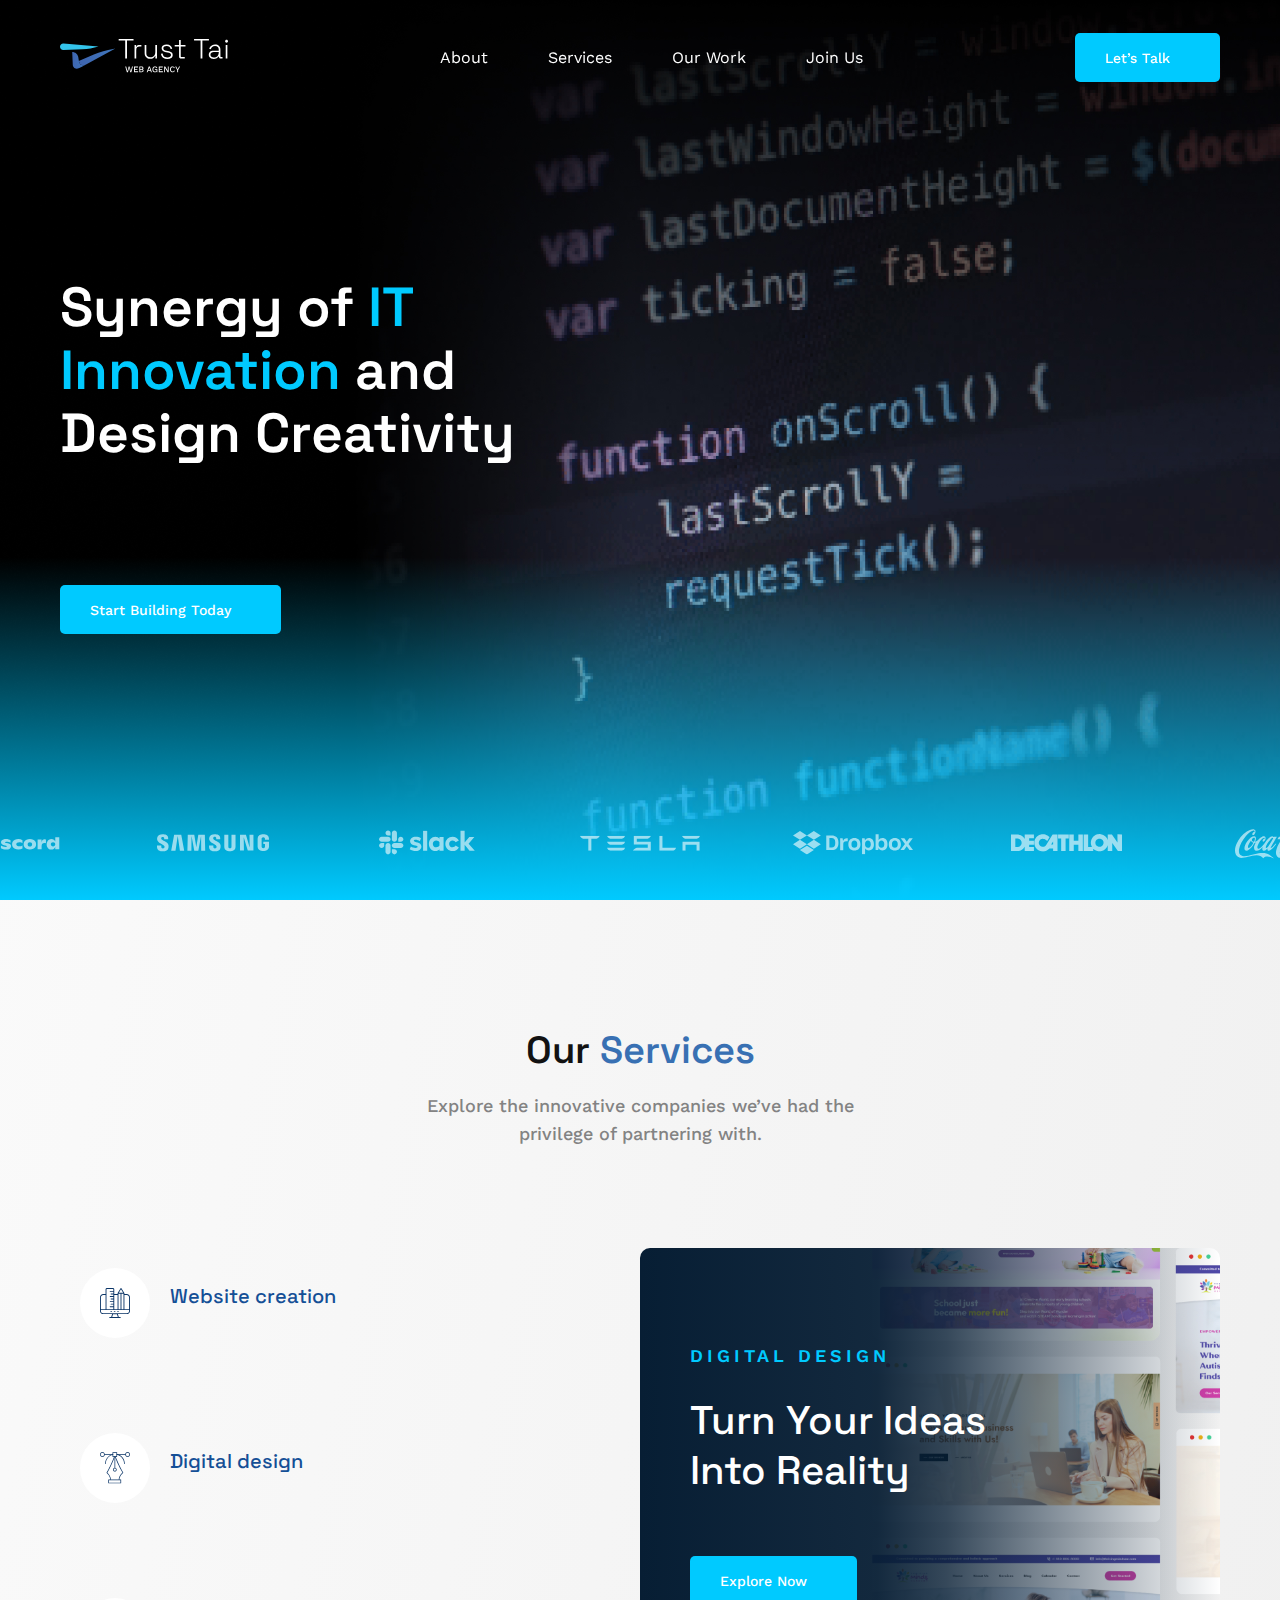
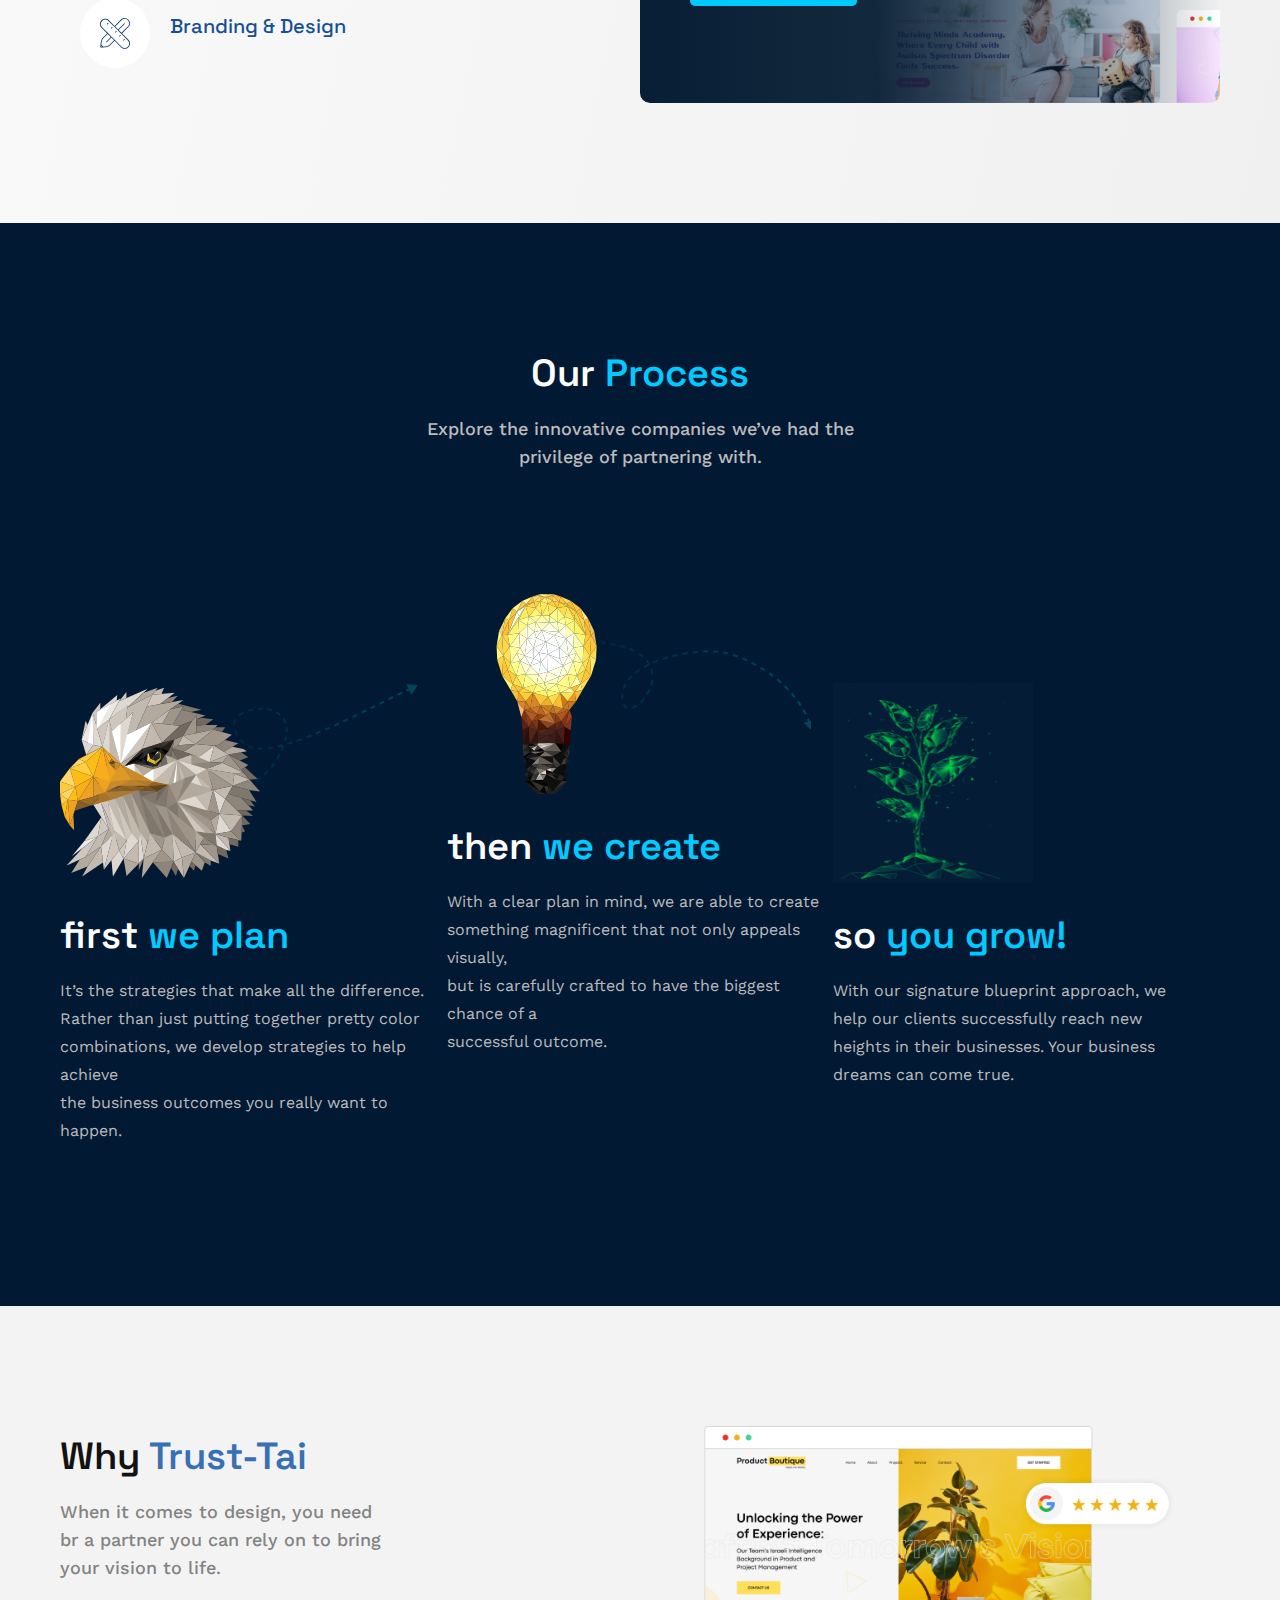
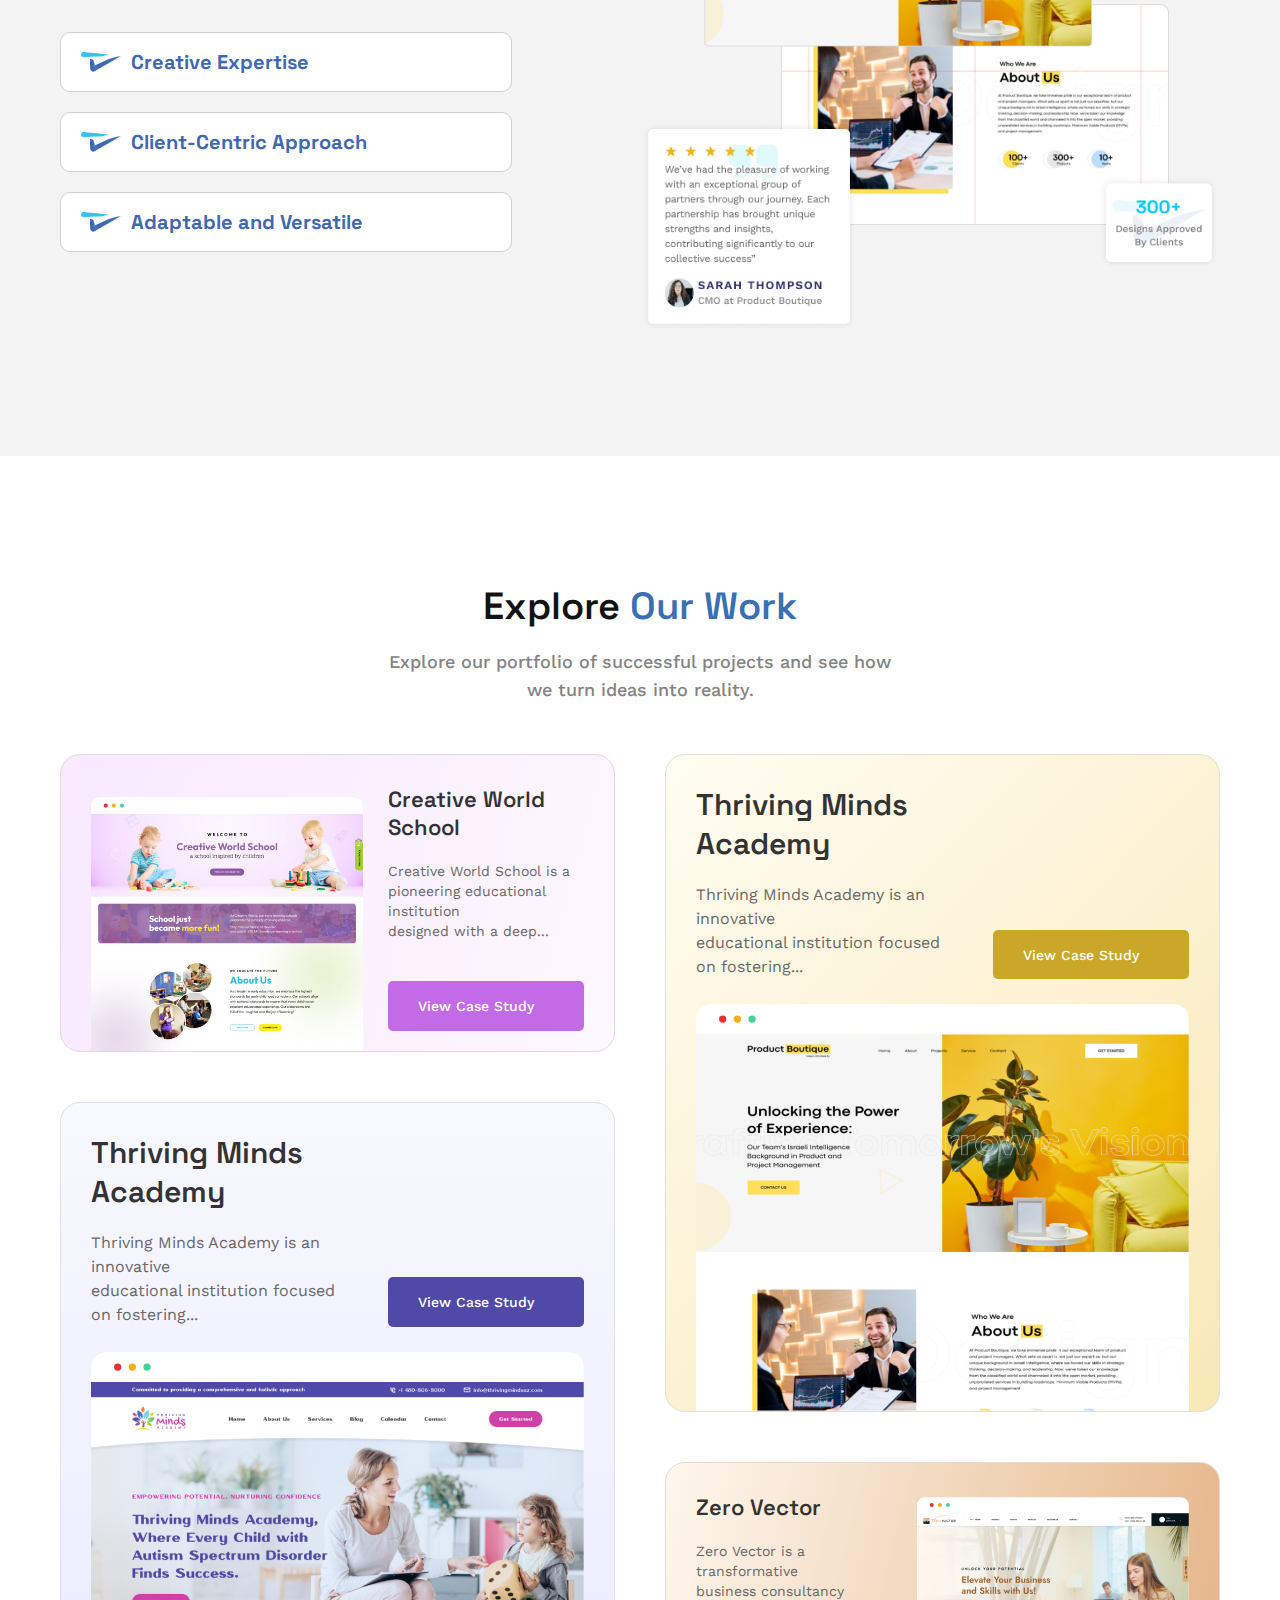
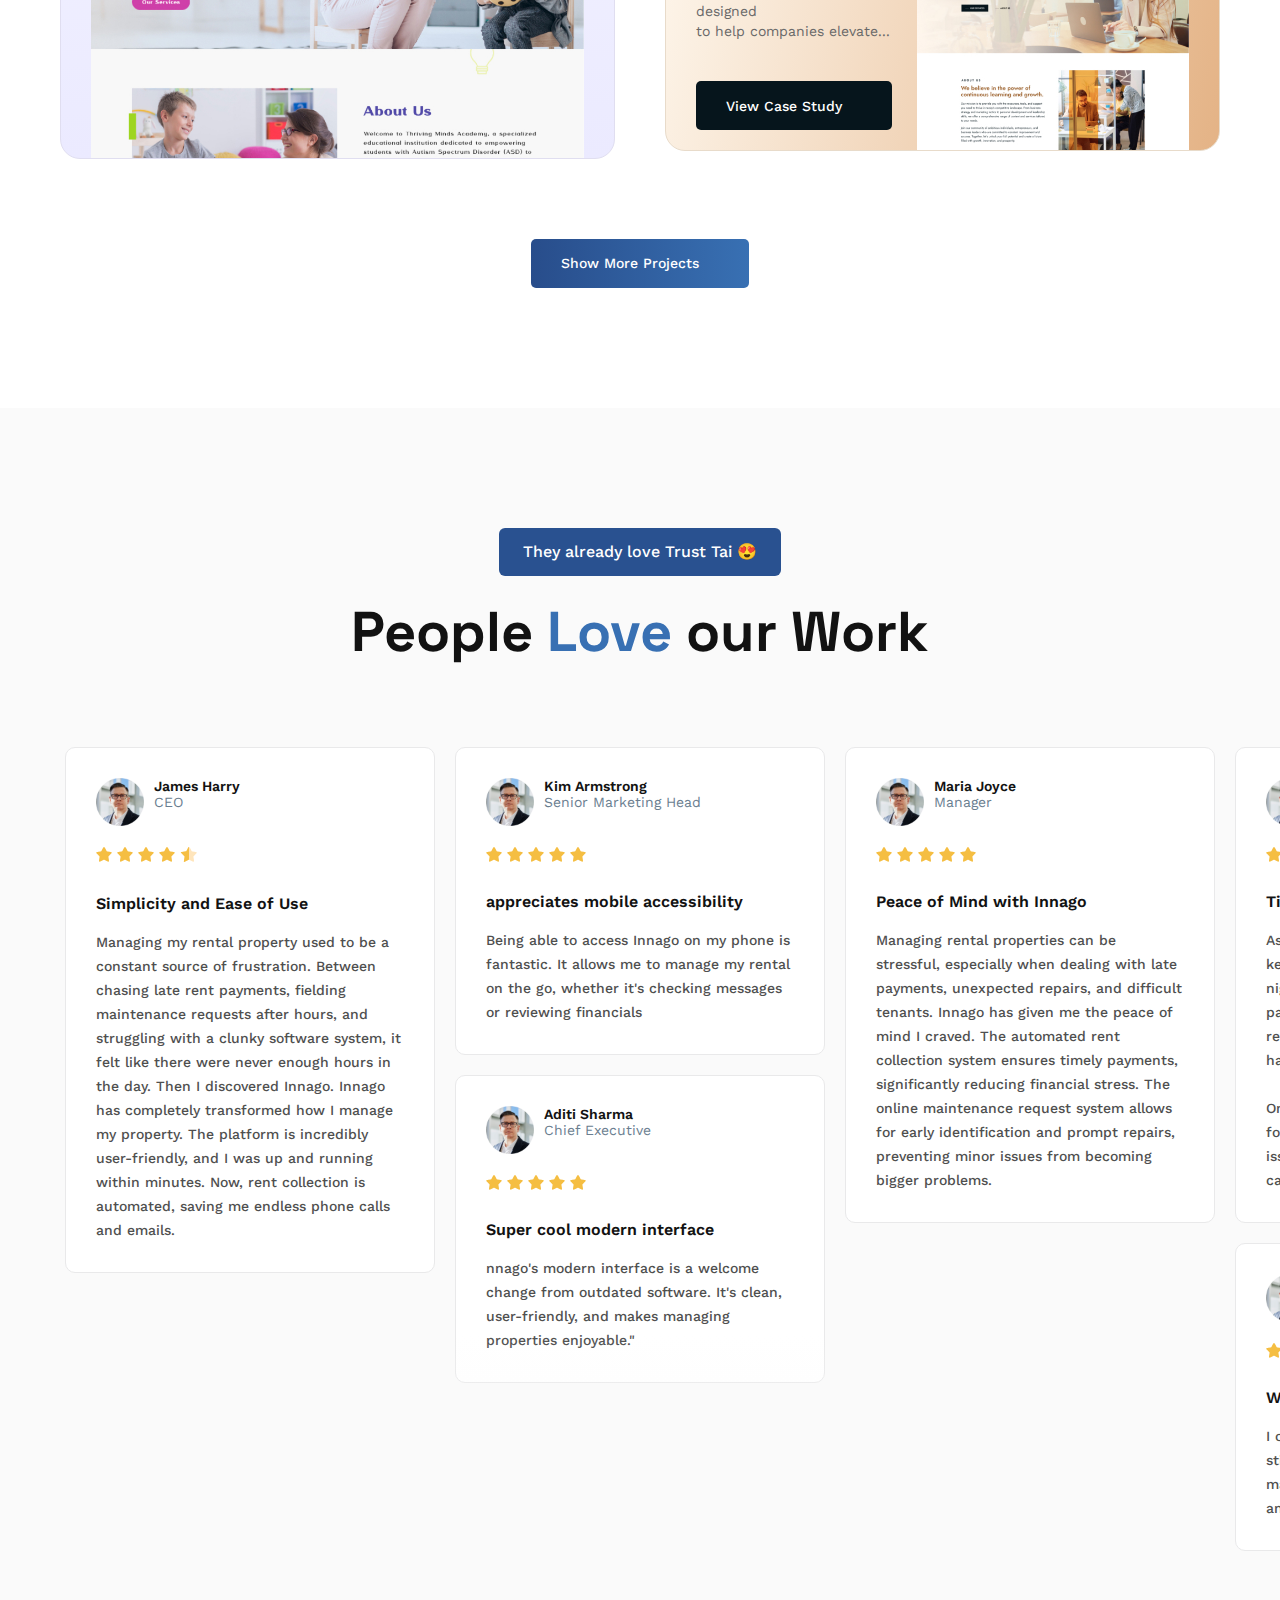
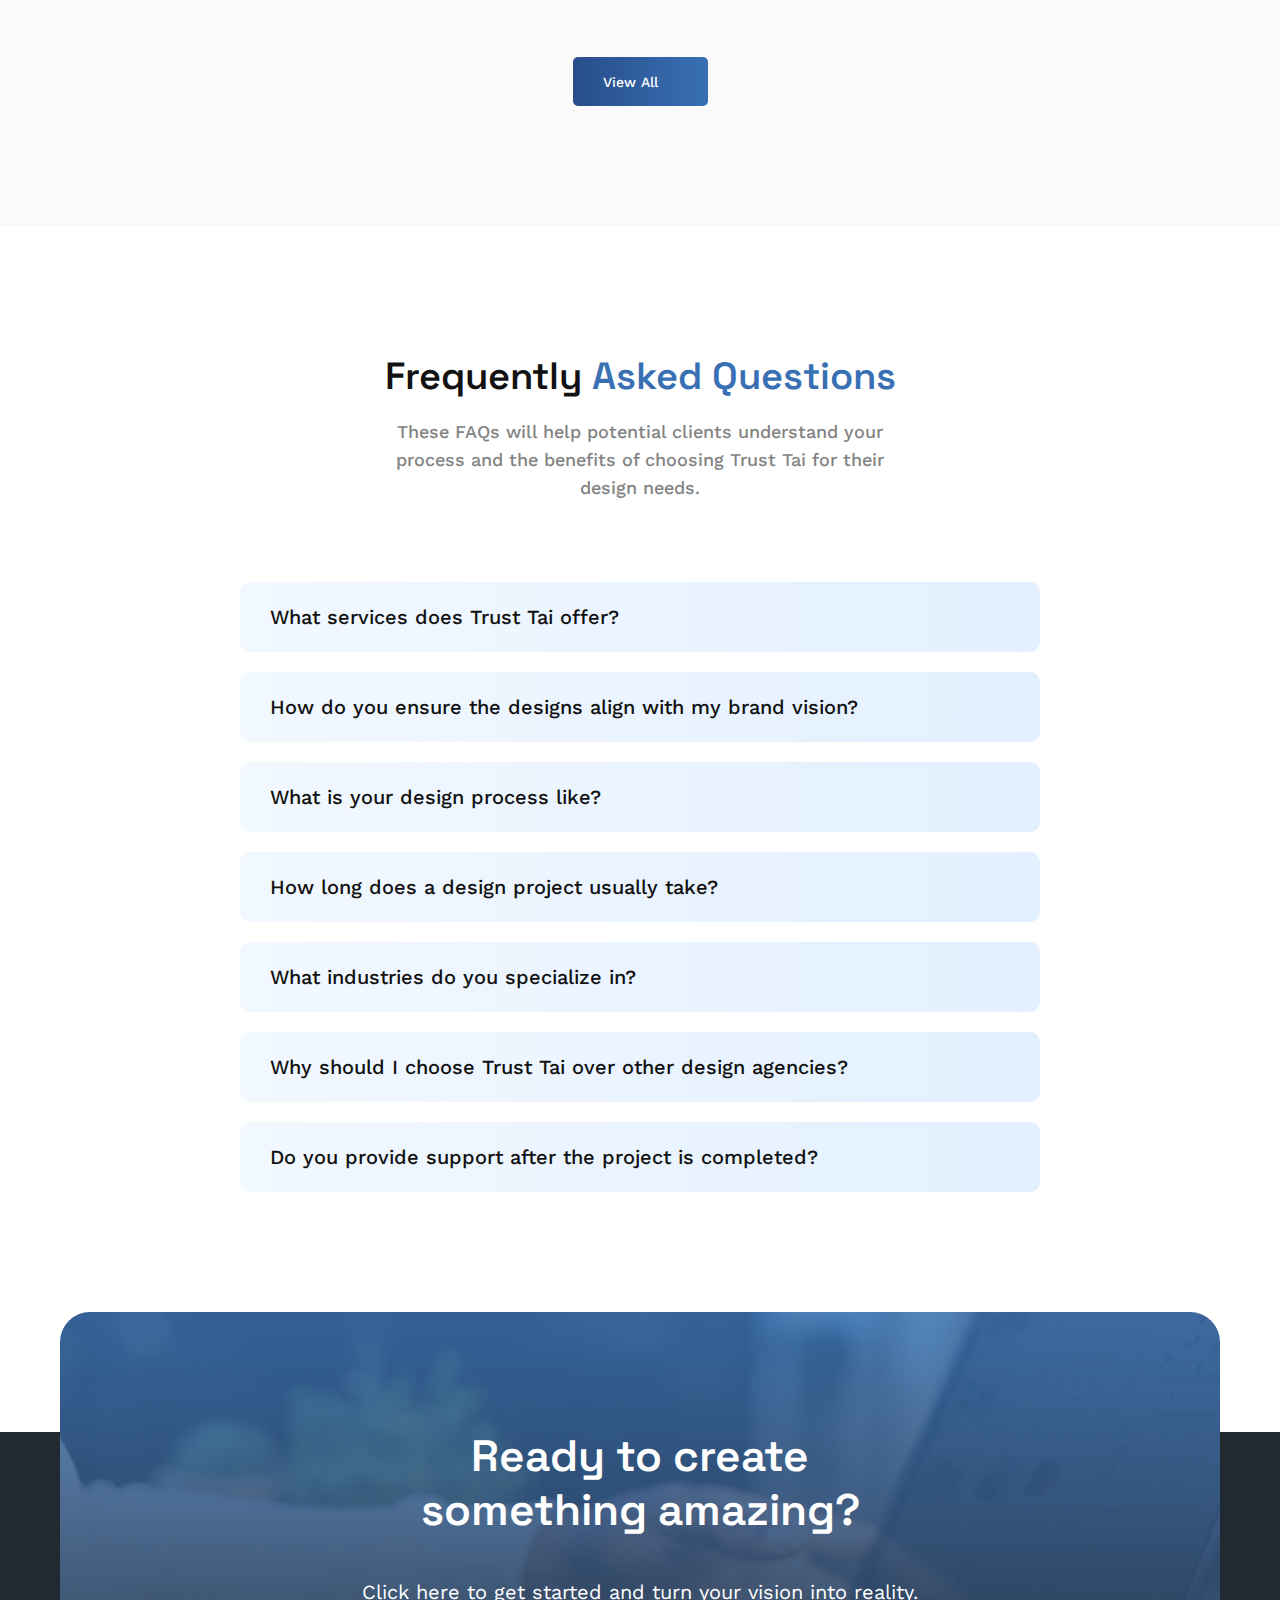
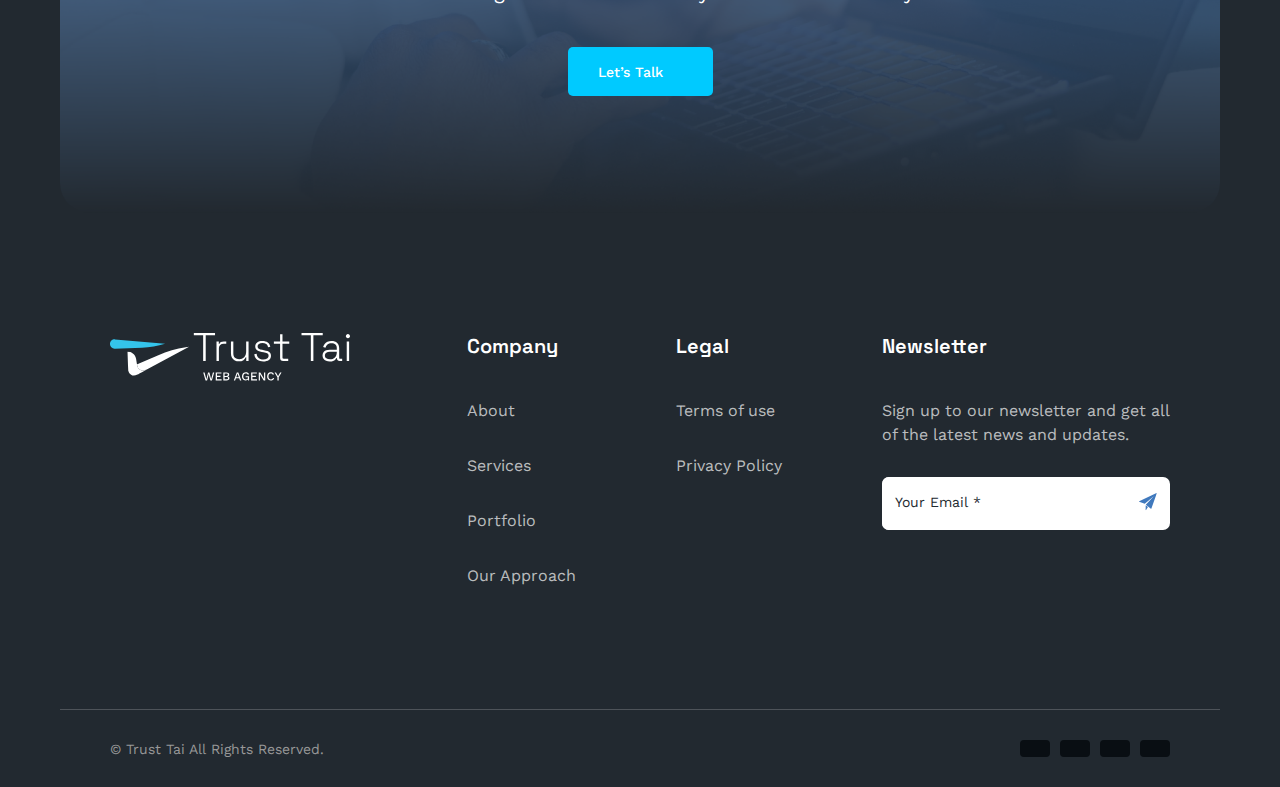
<file: index.html>
<!DOCTYPE html>
<html lang="en">

<head>
    <meta charset="UTF-8">
    <meta name="viewport" content="width=device-width, initial-scale=1.0">
    <meta property="og:title" content="Trust Tai" />
    <meta property="og:description" content="Synergy of IT Innovation and Design Creativity" />
    <meta property="og:image" content="" />
    <link rel="stylesheet" href="https://cdn.jsdelivr.net/npm/swiper@11/swiper-bundle.min.css" />
    <link rel="stylesheet" href="css/animate.css">
    <link rel="stylesheet" href="css/style.css">
    <link rel="stylesheet" href="css/responsive.css">
    <title>Trust Tai</title>
    <link rel="icon" type="image/svg" href="images/svg/fav.svg">

</head>

<body>
    <!-- HEADER SECTION START -->
    <header class="w-100 transition">
        <div class="container">
            <nav class="flex justify-between align-center">
                <div class="nav-logo w-100">
                    <a href="index.html"><img src="images/svg/logo.svg" alt="nav-logo"></a>
                </div>
                <button class="navbar-toggle flex-col border-0">
                    <span class="transition"></span>
                    <span class="transition"></span>
                    <span class="transition"></span>
                </button>
                <div class="w-100 nav-item-box">
                    <div class="nav-item flex flex-lg-col w-100">
                        <ul class="flex flex-lg-col align-center justify-center w-100">
                            <li>
                                <a class="f-16 transition link-btn text-white" href="about.html">About</a>
                            </li>
                            <li>
                                <a class="f-16 transition link-btn text-white" href="services.html">Services</a>
                            </li>
                            <li>
                                <a class="f-16 transition link-btn text-white" href="our-work.html">Our Work</a>
                            </li>
                            <li>
                                <a class="f-16 transition link-btn text-white" href="join-us.html">Join Us</a>
                            </li>
                        </ul>
                        <div class="nav-btn btn-box">
                            <a class="flex text-nowrap text-white justify-center align-center transition"
                                href="contact-us.html">Let’s
                                Talk <i class="fa-solid fa-arrow-right-long text-white transition"></i></a>
                        </div>
                    </div>
                </div>
            </nav>
        </div>
    </header>
    <!-- HEADER SECTION FINISHED -->
    <!-- BANNER SECTION START -->
    <section class="banner-section flex justify-between flex-col wow fadeInUp" data-wow-delay="0.3s">
        <div class="do-not-remove-this-div"></div>
        <div class="container">
            <div class="banner-inner w-100 flex flex-col">
                <h1 class="f-600 text-white font-2">Synergy of<span class="text-l-blue font-2"> IT Innovation </span>and
                    Design
                    Creativity</h1>
                <div class="banner-btn btn-box flex">
                    <a class="flex text-white justify-center align-center transition" href="#">Start Building Today
                        <i class="fa-solid fa-arrow-right-long text-white transition"></i></a>
                </div>
            </div>
        </div>
        <div class="banner-bottom flex flex-col justify-center">
            <div class="banner-slider">
                <div class="swiper mySwiper">
                    <div class="swiper-wrapper align-center">
                        <div class="swiper-slide text-center"><img src="images/svg/banner-bootom-img1.svg"
                                alt="banner-bootom-img">
                        </div>
                        <div class="swiper-slide text-center"><img src="images/svg/banner-bootom-img2.svg"
                                alt="banner-bootom-img">
                        </div>
                        <div class="swiper-slide text-center"><img src="images/svg/banner-bootom-img3.svg"
                                alt="banner-bootom-img">
                        </div>
                        <div class="swiper-slide text-center"><img src="images/svg/banner-bootom-img4.svg"
                                alt="banner-bootom-img">
                        </div>
                        <div class="swiper-slide text-center"><img src="images/svg/banner-bootom-img5.svg"
                                alt="banner-bootom-img">
                        </div>
                        <div class="swiper-slide text-center"><img src="images/svg/banner-bootom-img6.svg"
                                alt="banner-bootom-img">
                        </div>
                        <div class="swiper-slide text-center"><img src="images/svg/banner-bootom-img7.svg"
                                alt="banner-bootom-img">
                        </div>
                        <div class="swiper-slide text-center"><img src="images/svg/banner-bootom-img8.svg"
                                alt="banner-bootom-img">
                        </div>
                    </div>
                </div>
            </div>
        </div>
    </section>
    <!-- BANNER SECTION FINISHED -->
    <!-- SERVICES SECTION START -->
    <section class="services-section section-p wow fadeInUp" data-wow-delay="0.3s">
        <div class="container">
            <div class="services-inner">
                <div class="section-heading flex flex-col text-center">
                    <h2 class="f-600 text-black font-2">Our <span class="text-blue font-2">Services</span></h2>
                    <p class="text-d-grey f-500">Explore the innovative companies we’ve had the<br> privilege of
                        partnering
                        with.</p>
                </div>
                <div class="services-boxs flex flex-lg-col">
                    <div class="services-accodian-box flex flex-col w-50 w-lg-100">
                        <div class="services-accodian-item transition w-100 flex">
                            <div class="services-accodian-img w-100 flex align-center justify-center transition">
                                <img width="30px" class="transition" src="images/svg/service-accodian-img1.svg"
                                    alt="accodian-img">
                            </div>
                            <div class="services-accodian-heading">
                                <h4 class="f-500 font-2 pointer">Website creation</h4>
                                <div class="service-accodian-para">
                                    <p>At Trust Tai, we transform ideas into visually stunning and engaging designs. Our
                                        team of creative experts works closely
                                        with you to understand your brand's essence and create unique designs that leave
                                        a lasting impression. Whether you need
                                        branding, website design, print materials, or digital graphics, we bring your
                                        vision to life with creativity, precision,
                                        and innovation.</p>
                                </div>
                                <a href="#" class="arrow-link transition">
                                    <img src="images/svg/service-layer-arrow.svg" alt="">
                                </a>
                            </div>
                        </div>
                        <div class="services-accodian-item transition w-100 flex">
                            <div class="services-accodian-img w-100 flex align-center justify-center transition">
                                <img width="30px" src="images/svg/service-accodian-img2.svg" alt="accodian-img">
                            </div>
                            <div class="services-accodian-heading">
                                <h4 class="f-500 font-2 pointer">Digital design</h4>
                                <div class="service-accodian-para">
                                    <p>At Trust Tai, we transform ideas into visually stunning and engaging designs. Our
                                        team of creative experts works closely
                                        with you to understand your brand's essence and create unique designs that leave
                                        a lasting impression. Whether you need
                                        branding, website design, print materials, or digital graphics, we bring your
                                        vision to life with creativity, precision,
                                        and innovation.</p>
                                </div>
                                <a href="#" class="arrow-link transition">
                                    <img src="images/svg/service-layer-arrow.svg" alt="">
                                </a>
                            </div>
                        </div>
                        <div class="services-accodian-item transition w-100 flex">
                            <div class="services-accodian-img w-100 flex align-center justify-center transition">
                                <img width="30px" src="images/svg/service-accodian-img3.svg" alt="accodian-img">
                            </div>
                            <div class="services-accodian-heading">
                                <h4 class="f-500 font-2 pointer">Branding & Design</h4>
                                <div class="service-accodian-para">
                                    <p>At Trust Tai, we transform ideas into visually stunning and engaging designs. Our
                                        team of creative experts works closely
                                        with you to understand your brand's essence and create unique designs that leave
                                        a lasting impression. Whether you need
                                        branding, website design, print materials, or digital graphics, we bring your
                                        vision to life with creativity, precision,
                                        and innovation.</p>
                                </div>
                            </div>
                            <a href="#" class="arrow-link transition">
                                <img src="images/svg/service-layer-arrow.svg" alt="">
                            </a>
                        </div>
                    </div>
                    <div class="services-img w-50 w-lg-100 flex align-center">
                        <div class="services-img-inner">
                            <h4 class="f-600 text-l-blue">DIGITAL DESIGN</h4>
                            <h2 class="f-500 font-2 text-white">Turn Your Ideas<br> Into Reality</h2>
                            <div class="services-btn btn-box flex">
                                <a class="flex text-nowrap text-white justify-center align-center transition"
                                    href="#">Explore Now <i class="fa-solid fa-arrow-right-long text-white"></i></a>
                            </div>
                        </div>
                    </div>
                </div>
            </div>
        </div>
    </section>
    <!-- SERVICES SECTION FINISHED -->
    <!-- PROCESS SECTION START -->
    <section class="process-section section-p wow fadeInUp" data-wow-delay="0.3s">
        <div class="container">
            <div class="process-inner flex flex-col">
                <div class="section-heading flex flex-col text-center">
                    <h2 class="f-600 text-white font-2">Our <span class="text-l-blue font-2">Process</span></h2>
                    <p class="text-grey f-500">Explore the innovative companies we’ve had the<br> privilege of
                        partnering
                        with.</p>
                </div>
                <div class="process-box flex">
                    <div class="process-item w-100 flex flex-col">
                        <img class="w-100" src="images/svg/process-img-1.svg" alt="process-img">
                        <div class="section-heading flex flex-col">
                            <h2 class="f-600 text-white font-2">first <span class="text-l-blue font-2">we plan</span>
                            </h2>
                            <p class="text-grey">It’s the strategies that make all the difference.<br> Rather than just
                                putting together pretty color<br> combinations, we
                                develop strategies to help achieve<br> the business outcomes you really want to happen.
                            </p>
                        </div>
                        <div class="process-btn">
                            <a class="flex align-center f-500 transition" href="#">Let’s Have a Chat <i
                                    class="fa-solid fa-arrow-right-long transition"></i></a>
                        </div>
                    </div>
                    <div class="process-item w-100 flex flex-col">
                        <img class="w-100" src="images/svg/process-img-2.svg" alt="process-img">
                        <div class="section-heading flex flex-col">
                            <h2 class="f-600 text-white font-2">then <span class="text-l-blue font-2">we create</span>
                            </h2>
                            <p class="text-grey">With a clear plan in mind, we are able to create<br> something
                                magnificent
                                that not only appeals visually,<br> but is carefully
                                crafted to have the biggest chance of a<br> successful outcome.
                            </p>
                        </div>
                        <div class="process-btn">
                            <a class="flex align-center f-500 transition" href="#">Let’s Have a Chat <i
                                    class="fa-solid fa-arrow-right-long transition"></i></a>
                        </div>
                    </div>
                    <div class="process-item w-100 flex flex-col">
                        <img class="w-100" src="images/process-img-3.png" alt="process-img">
                        <div class="section-heading flex flex-col">
                            <h2 class="f-600 text-white font-2">so <span class="text-l-blue font-2">you grow!</span>
                            </h2>
                            <p class="text-grey">With our signature blueprint approach, we<br> help our clients
                                successfully
                                reach new<br> heights in their businesses. Your
                                business<br> dreams can come true.
                            </p>
                        </div>
                        <div class="process-btn">
                            <a class="flex align-center f-500 transition" href="#">Let’s Have a Chat <i
                                    class="fa-solid fa-arrow-right-long transition"></i></a>
                        </div>
                    </div>
                </div>
            </div>
        </div>
    </section>
    <!-- PROCESS SECTION FINISHED -->
    <!-- WHY SECTION START -->
    <section class="why-section section-p wow fadeInUp" data-wow-delay="0.3s">
        <div class="container">
            <div class="why-inner flex flex-lg-col">
                <div class="why-info w-50 w-lg-100">
                    <div class="why-info-inner w-100 flex flex-col">
                        <div class="section-heading flex flex-col">
                            <h2 class="f-600 text-black font-2">Why <span class="text-blue font-2">Trust-Tai</span></h2>
                            <p class="text-d-grey f-500">When it comes to design, you need<br> br a partner you can rely
                                on to
                                bring<br> your vision to life.</p>
                        </div>
                        <div class="why-acoodian-box flex flex-col">
                            <div class="why-acoodian-item flex flex-col">
                                <h4 class="f-700 font-2 flex pointer"><img class="w-100"
                                        src="images/svg/why-acoodian-img-q.svg" alt="why-img">Creative Expertise</h4>
                                <div class="why-acoodian-para">
                                    <div class="why-acoodian-para-inner flex">
                                        <div class="why-acoodian-img w-100">
                                            <img src="images/svg/why-acoodian-img-a.svg" alt="why-img">
                                        </div>
                                        <div class="why-acoodian-p flex flex-col">
                                            <h5 class="text-white font-2 f-600">Proven Track Record</h5>
                                            <p>At Trust Tai, we have a history of delivering outstanding design
                                                solutions
                                                that
                                                drive real results. Our portfolio
                                                showcases a wide range of successful projects for satisfied clients
                                                across
                                                multiple industries.</p>
                                        </div>
                                    </div>
                                </div>
                            </div>
                            <div class="why-acoodian-item flex flex-col">
                                <h4 class="f-700 font-2 flex pointer"><img class="w-100"
                                        src="images/svg/why-acoodian-img-q.svg" alt="why-img">Client-Centric Approach
                                </h4>
                                <div class="why-acoodian-para">
                                    <div class="why-acoodian-para-inner flex">
                                        <div class="why-acoodian-img w-100">
                                            <img src="images/svg/why-acoodian-img-a.svg" alt="why-img">
                                        </div>
                                        <div class="why-acoodian-p flex flex-col">
                                            <h5 class="text-white font-2 f-600">Proven Track Record</h5>
                                            <p>At Trust Tai, we have a history of delivering outstanding design
                                                solutions
                                                that
                                                drive real results. Our portfolio
                                                showcases a wide range of successful projects for satisfied clients
                                                across
                                                multiple industries.</p>
                                        </div>
                                    </div>
                                </div>
                            </div>
                            <div class="why-acoodian-item flex flex-col">
                                <h4 class="f-700 font-2 flex pointer"><img class="w-100"
                                        src="images/svg/why-acoodian-img-q.svg" alt="why-img">Adaptable and Versatile
                                </h4>
                                <div class="why-acoodian-para">
                                    <div class="why-acoodian-para-inner flex">
                                        <div class="why-acoodian-img w-100">
                                            <img src="images/svg/why-acoodian-img-a.svg" alt="why-img">
                                        </div>
                                        <div class="why-acoodian-p flex flex-col">
                                            <h5 class="text-white font-2 f-600">Proven Track Record</h5>
                                            <p>At Trust Tai, we have a history of delivering outstanding design
                                                solutions
                                                that
                                                drive real results. Our portfolio
                                                showcases a wide range of successful projects for satisfied clients
                                                across
                                                multiple industries.</p>
                                        </div>
                                    </div>
                                </div>
                            </div>
                        </div>
                    </div>
                </div>
                <div class="why-img-box w-50 w-lg-100">
                    <img src="images/why-main-img.png" alt="why-img">
                </div>
            </div>
        </div>
    </section>
    <!-- WHY SECTION FINISHED -->
    <!-- WORK SECTION START -->
    <section class="work-section section-p wow fadeInUp" data-wow-delay="0.3s">
        <div class="container">
            <div class="work-inner flex flex-col">
                <div class="section-heading flex flex-col text-center">
                    <h2 class="f-600 text-black font-2">Explore <span class="text-blue font-2">Our Work</span></h2>
                    <p class="text-d-grey f-500">Explore our portfolio of successful projects and see how<br> we turn
                        ideas into reality.</p>
                </div>
                <div class="work-box-outer flex flex-lg-col">
                    <div class="work-box w-50 flex flex-col w-lg-100">
                        <div class="work-item-box work-item-box-1 flex w-lg-100 flex-lg-col">
                            <div class="work-item-img w-100 flex flex-col">
                                <img class="w-100" src="images/svg/work-img-upper.svg" alt="work-item-img">
                                <img class="w-100" src="images/work-img1.jpg" alt="work-item-img">
                            </div>
                            <div class="work-item-info flex flex-col">
                                <div class="work-info-heading flex flex-col">
                                    <h5 class="f-600 font-2">Creative World School</h5>
                                    <p>Creative World School is a<br> pioneering educational institution<br> designed
                                        with a
                                        deep...
                                    </p>
                                </div>
                                <div class="work-btn btn-box flex">
                                    <a class="flex text-nowrap text-white justify-center align-center transition"
                                        href="#">View Case Study <i
                                            class="fa-solid fa-arrow-right-long transition text-white"></i></a>
                                </div>
                            </div>
                        </div>
                        <div class="work-item-box work-item-box-2 flex flex-col w-lg-100 ">
                            <div class="work-item-img w-100 flex flex-col">
                                <img class="w-100" src="images/svg/work-img-upper.svg" alt="work-item-img">
                                <img class="w-100" src="images/work-img2.jpg" alt="work-item-img">
                            </div>
                            <div class="work-item-info flex flex-lg-col">
                                <div class="work-info-heading flex flex-col">
                                    <h5 class="f-600 font-2">Thriving Minds Academy</h5>
                                    <p>Thriving Minds Academy is an innovative<br> educational institution focused on
                                        fostering...
                                    </p>
                                </div>
                                <div class="work-btn btn-box flex">
                                    <a class="flex text-nowrap text-white justify-center align-center transition"
                                        href="#">View Case Study <i
                                            class="fa-solid fa-arrow-right-long transition text-white"></i></a>
                                </div>
                            </div>
                        </div>
                    </div>
                    <div class="work-box w-50 flex flex-col w-lg-100">
                        <div class="work-item-box work-item-box-2 work-item-box-3 flex flex-col w-lg-100 ">
                            <div class="work-item-img w-100 flex flex-col">
                                <img class="w-100" src="images/svg/work-img-upper.svg" alt="work-item-img">
                                <img class="w-100" src="images/work-img3.jpg" alt="work-item-img">
                            </div>
                            <div class="work-item-info flex flex-lg-col">
                                <div class="work-info-heading flex flex-col">
                                    <h5 class="f-600 font-2">Thriving Minds Academy</h5>
                                    <p>Thriving Minds Academy is an innovative<br> educational institution focused on
                                        fostering...
                                    </p>
                                </div>
                                <div class="work-btn btn-box flex">
                                    <a class="flex text-nowrap text-white justify-center align-center transition"
                                        href="#">View Case Study <i
                                            class="fa-solid fa-arrow-right-long transition text-white"></i></a>
                                </div>
                            </div>
                        </div>
                        <div class="work-item-box flex work-item-box-4 w-lg-100 flex-lg-col">
                            <div class="work-item-info flex flex-col">
                                <div class="work-info-heading flex flex-col">
                                    <h5 class="f-600 font-2">Zero Vector</h5>
                                    <p>Zero Vector is a transformative<br> business consultancy designed<br> to help
                                        companies elevate...
                                    </p>
                                </div>
                                <div class="work-btn btn-box flex">
                                    <a class="flex text-nowrap text-white justify-center align-center transition"
                                        href="#">View Case Study <i
                                            class="fa-solid fa-arrow-right-long transition text-white"></i></a>
                                </div>
                            </div>
                            <div class="work-item-img w-100 flex flex-col">
                                <img class="w-100" src="images/svg/work-img-upper.svg" alt="work-item-img">
                                <img class="w-100" src="images/work-img4.jpg" alt="work-item-img">
                            </div>
                        </div>
                    </div>
                </div>
                <div class="people-btn flex justify-center btn-box">
                    <a class="flex text-nowrap text-white justify-center align-center transition" href="#">Show More
                        Projects <i class="fa-solid fa-arrow-right-long transition text-white"></i></a>
                </div>
            </div>
        </div>
    </section>
    <!-- WORK SECTION FINISHED -->
    <!-- PEOPLE SECTION START -->
    <section class="people-section section-p wow fadeInUp" data-wow-delay="0.3s">
        <div class="container">
            <div class="people-inner flex flex-col">
                <div class="people-heading flex align-center flex-col">
                    <p class="f-16 f-500 text-white">They already love Trust Tai 😍</p>
                    <h2 class="text-black f-700 font-2 text-center">People <span class="text-blue font-2">Love</span>
                        our Work</h2>
                </div>
                <div class="people-review-box flex flex-col w-100">
                    <div class="people-profile-box w-100">
                        <div class="people-profile-img-box flex">
                            <div class="people-img w-100">
                                <img src="images/people-img1.png" alt="people-img">
                            </div>
                            <div class="people-name-box">
                                <h6 class="f-600 text-black">James Harry</h6>
                                <p>CEO</p>
                            </div>
                        </div>
                        <div class="people-stars-box flex">
                            <div class="people-star w-100">
                                <img src="images/svg/people-star.svg" alt="people-start-img">
                            </div>
                            <div class="people-star w-100">
                                <img src="images/svg/people-star.svg" alt="people-start-img">
                            </div>
                            <div class="people-star w-100">
                                <img src="images/svg/people-star.svg" alt="people-start-img">
                            </div>
                            <div class="people-star w-100">
                                <img src="images/svg/people-star.svg" alt="people-start-img">
                            </div>
                            <div class="people-star w-100">
                                <img src="images/svg/people-half-start.svg" alt="people-start-img">
                            </div>
                        </div>
                        <div class="people-review flex flex-col">
                            <h5 class="f-16 f-600 text-black">Simplicity and Ease of Use</h5>
                            <p class="f-500">Managing my rental property used to be a constant source of frustration.
                                Between chasing
                                late rent payments, fielding
                                maintenance requests after hours, and struggling with a clunky software system, it felt
                                like there were never enough
                                hours in the day. Then I discovered Innago. Innago has completely transformed how I
                                manage my property. The platform is
                                incredibly user-friendly, and I was up and running within minutes. Now, rent collection
                                is automated, saving me endless
                                phone calls and emails.</p>
                        </div>
                    </div>
                    <div class="people-profile-box w-100">
                        <div class="people-profile-img-box flex">
                            <div class="people-img w-100">
                                <img src="images/people-img1.png" alt="people-img">
                            </div>
                            <div class="people-name-box">
                                <h6 class="f-600 text-black">Kim Armstrong</h6>
                                <p>Senior Marketing Head</p>
                            </div>
                        </div>
                        <div class="people-stars-box flex">
                            <div class="people-star w-100">
                                <img src="images/svg/people-star.svg" alt="people-start-img">
                            </div>
                            <div class="people-star w-100">
                                <img src="images/svg/people-star.svg" alt="people-start-img">
                            </div>
                            <div class="people-star w-100">
                                <img src="images/svg/people-star.svg" alt="people-start-img">
                            </div>
                            <div class="people-star w-100">
                                <img src="images/svg/people-star.svg" alt="people-start-img">
                            </div>
                            <div class="people-star w-100">
                                <img src="images/svg/people-star.svg" alt="people-start-img">
                            </div>
                        </div>
                        <div class="people-review flex flex-col">
                            <h5 class="f-16 f-600 text-black">appreciates mobile accessibility</h5>
                            <p class="f-500">Being able to access Innago on my phone is fantastic. It allows me to
                                manage my rental on the go, whether it's checking
                                messages or reviewing financials</p>
                        </div>
                    </div>
                    <div class="people-profile-box w-100">
                        <div class="people-profile-img-box flex">
                            <div class="people-img w-100">
                                <img src="images/people-img1.png" alt="people-img">
                            </div>
                            <div class="people-name-box">
                                <h6 class="f-600 text-black">Aditi Sharma</h6>
                                <p>Chief Executive</p>
                            </div>
                        </div>
                        <div class="people-stars-box flex">
                            <div class="people-star w-100">
                                <img src="images/svg/people-star.svg" alt="people-start-img">
                            </div>
                            <div class="people-star w-100">
                                <img src="images/svg/people-star.svg" alt="people-start-img">
                            </div>
                            <div class="people-star w-100">
                                <img src="images/svg/people-star.svg" alt="people-start-img">
                            </div>
                            <div class="people-star w-100">
                                <img src="images/svg/people-star.svg" alt="people-start-img">
                            </div>
                            <div class="people-star w-100">
                                <img src="images/svg/people-star.svg" alt="people-start-img">
                            </div>
                        </div>
                        <div class="people-review flex flex-col">
                            <h5 class="f-16 f-600 text-black">Super cool modern interface</h5>
                            <p class="f-500">nnago's modern interface is a welcome change from outdated software. It's
                                clean, user-friendly, and makes managing
                                properties enjoyable."</p>
                        </div>
                    </div>
                    <div class="people-profile-box w-100">
                        <div class="people-profile-img-box flex">
                            <div class="people-img w-100">
                                <img src="images/people-img1.png" alt="people-img">
                            </div>
                            <div class="people-name-box">
                                <h6 class="f-600 text-black">Maria Joyce</h6>
                                <p>Manager</p>
                            </div>
                        </div>
                        <div class="people-stars-box flex">
                            <div class="people-star w-100">
                                <img src="images/svg/people-star.svg" alt="people-start-img">
                            </div>
                            <div class="people-star w-100">
                                <img src="images/svg/people-star.svg" alt="people-start-img">
                            </div>
                            <div class="people-star w-100">
                                <img src="images/svg/people-star.svg" alt="people-start-img">
                            </div>
                            <div class="people-star w-100">
                                <img src="images/svg/people-star.svg" alt="people-start-img">
                            </div>
                            <div class="people-star w-100">
                                <img src="images/svg/people-star.svg" alt="people-start-img">
                            </div>
                        </div>
                        <div class="people-review flex flex-col">
                            <h5 class="f-16 f-600 text-black">Peace of Mind with Innago</h5>
                            <p class="f-500">Managing rental properties can be stressful, especially when dealing with
                                late payments, unexpected repairs, and
                                difficult tenants. Innago has given me the peace of mind I craved. The automated rent
                                collection system ensures timely
                                payments, significantly reducing financial stress. The online maintenance request system
                                allows for early identification
                                and prompt repairs, preventing minor issues from becoming bigger problems.</p>
                        </div>
                    </div>
                    <div class="people-profile-box w-100">
                        <div class="people-profile-img-box flex">
                            <div class="people-img w-100">
                                <img src="images/people-img1.png" alt="people-img">
                            </div>
                            <div class="people-name-box">
                                <h6 class="f-600 text-black">James Harry</h6>
                                <p>Advisor</p>
                            </div>
                        </div>
                        <div class="people-stars-box flex">
                            <div class="people-star w-100">
                                <img src="images/svg/people-star.svg" alt="people-start-img">
                            </div>
                            <div class="people-star w-100">
                                <img src="images/svg/people-star.svg" alt="people-start-img">
                            </div>
                            <div class="people-star w-100">
                                <img src="images/svg/people-star.svg" alt="people-start-img">
                            </div>
                            <div class="people-star w-100">
                                <img src="images/svg/people-star.svg" alt="people-start-img">
                            </div>
                            <div class="people-star w-100">
                                <img src="images/svg/people-star.svg" alt="people-start-img">
                            </div>
                        </div>
                        <div class="people-review flex flex-col">
                            <h5 class="f-16 f-600 text-black">Time-Saving & Increased Efficiency</h5>
                            <p class="f-500">As a landlord with a growing portfolio, keeping track of everything was
                                becoming a nightmare. Late rent payments, lost
                                paperwork, and chasing down maintenance requests were constant headaches. Innago has
                                been a game-changer. <br> <br> Online
                                communication with tenants allows for easy back-and-forth about requests and issues,
                                saving me tons of time on phone
                                calls</p>
                        </div>
                    </div>
                    <div class="people-profile-box w-100">
                        <div class="people-profile-img-box flex">
                            <div class="people-img w-100">
                                <img src="images/people-img1.png" alt="people-img">
                            </div>
                            <div class="people-name-box">
                                <h6 class="f-600 text-black">Richard Joseph</h6>
                                <p>Tenant</p>
                            </div>
                        </div>
                        <div class="people-stars-box flex">
                            <div class="people-star w-100">
                                <img src="images/svg/people-star.svg" alt="people-start-img">
                            </div>
                            <div class="people-star w-100">
                                <img src="images/svg/people-star.svg" alt="people-start-img">
                            </div>
                            <div class="people-star w-100">
                                <img src="images/svg/people-star.svg" alt="people-start-img">
                            </div>
                            <div class="people-star w-100">
                                <img src="images/svg/people-star.svg" alt="people-start-img">
                            </div>
                            <div class="people-star w-100">
                                <img src="images/svg/people-star.svg" alt="people-start-img">
                            </div>
                        </div>
                        <div class="people-review flex flex-col">
                            <h5 class="f-16 f-600 text-black">WOW</h5>
                            <p class="f-500">I only have one rental property, but Innago still offers valuable features
                                that make managing it a breeze. It keeps me
                                organized and saves me time</p>
                        </div>
                    </div>
                </div>
                <div class="people-btn flex justify-center btn-box">
                    <a class="flex text-nowrap text-white justify-center align-center transition" href="#">View All <i
                            class="fa-solid fa-arrow-right-long transition text-white"></i></a>
                </div>
            </div>
        </div>
    </section>
    <!-- PEOPLE SECTION FINISHED -->
    <!-- FAQ SECTION START -->
    <section class="faq-section section-p  wow fadeInUp" data-wow-delay="0.3s">
        <div class="container">
            <div class="faq-inner">
                <div class="section-heading flex flex-col text-center">
                    <h2 class="f-600 text-black font-2">Frequently <span class="text-blue font-2">Asked Questions</span>
                    </h2>
                    <p class="text-d-grey f-500">These FAQs will help potential clients understand your<br> process and
                        the benefits of choosing Trust Tai for their<br> design
                        needs.</p>
                </div>
                <div class="faq-item-box w-100 flex flex-col">
                    <div class="faq-item">
                        <h6 class="pointer f-500 flex justify-between align-center">What services does Trust Tai offer?
                            <div class="faq-arrow w-100 flex align-center justify-center transition"><i
                                    class="fa-regular fa-chevron-down transition text-blue f-600"></i></div>
                        </h6>
                        <div class="faq-para w-100">
                            <p class="f-500 f-16">At Trust Tai, we offer a comprehensive range of design services,
                                including brand identity
                                creation, website design,
                                print design, digital graphics, and more. Whether you need a logo, a fully responsive
                                website, or social media graphics,
                                we’ve got you covered.</p>
                        </div>
                    </div>
                    <div class="faq-item">
                        <h6 class="pointer f-500 flex justify-between align-center">How do you ensure the designs align
                            with my brand vision?
                            <div class="faq-arrow w-100 flex align-center justify-center transition"><i
                                    class="fa-regular fa-chevron-down transition text-blue f-600"></i></div>
                        </h6>
                        <div class="faq-para w-100">
                            <p class="f-500 f-16">At Trust Tai, we offer a comprehensive range of design services,
                                including brand identity
                                creation, website design,
                                print design, digital graphics, and more. Whether you need a logo, a fully responsive
                                website, or social media graphics,
                                we’ve got you covered.</p>
                        </div>
                    </div>
                    <div class="faq-item">
                        <h6 class="pointer f-500 flex justify-between align-center">What is your design process like?
                            <div class="faq-arrow w-100 flex align-center justify-center transition"><i
                                    class="fa-regular fa-chevron-down transition text-blue f-600"></i></div>
                        </h6>
                        <div class="faq-para w-100">
                            <p class="f-500 f-16">At Trust Tai, we offer a comprehensive range of design services,
                                including brand identity
                                creation, website design,
                                print design, digital graphics, and more. Whether you need a logo, a fully responsive
                                website, or social media graphics,
                                we’ve got you covered.</p>
                        </div>
                    </div>
                    <div class="faq-item">
                        <h6 class="pointer f-500 flex justify-between align-center">How long does a design project
                            usually take?
                            <div class="faq-arrow w-100 flex align-center justify-center transition"><i
                                    class="fa-regular fa-chevron-down transition text-blue f-600"></i></div>
                        </h6>
                        <div class="faq-para w-100">
                            <p class="f-500 f-16">At Trust Tai, we offer a comprehensive range of design services,
                                including brand identity
                                creation, website design,
                                print design, digital graphics, and more. Whether you need a logo, a fully responsive
                                website, or social media graphics,
                                we’ve got you covered.</p>
                        </div>
                    </div>
                    <div class="faq-item">
                        <h6 class="pointer f-500 flex justify-between align-center">What industries do you specialize
                            in?
                            <div class="faq-arrow w-100 flex align-center justify-center transition"><i
                                    class="fa-regular fa-chevron-down transition text-blue f-600"></i></div>
                        </h6>
                        <div class="faq-para w-100">
                            <p class="f-500 f-16">At Trust Tai, we offer a comprehensive range of design services,
                                including brand identity
                                creation, website design,
                                print design, digital graphics, and more. Whether you need a logo, a fully responsive
                                website, or social media graphics,
                                we’ve got you covered.</p>
                        </div>
                    </div>
                    <div class="faq-item">
                        <h6 class="pointer f-500 flex justify-between align-center">Why should I choose Trust Tai over
                            other design agencies?
                            <div class="faq-arrow w-100 flex align-center justify-center transition"><i
                                    class="fa-regular fa-chevron-down transition text-blue f-600"></i></div>
                        </h6>
                        <div class="faq-para w-100">
                            <p class="f-500 f-16">At Trust Tai, we offer a comprehensive range of design services,
                                including brand identity
                                creation, website design,
                                print design, digital graphics, and more. Whether you need a logo, a fully responsive
                                website, or social media graphics,
                                we’ve got you covered.</p>
                        </div>
                    </div>
                    <div class="faq-item">
                        <h6 class="pointer f-500 flex justify-between align-center">Do you provide support after the
                            project is completed?
                            <div class="faq-arrow w-100 flex align-center justify-center transition"><i
                                    class="fa-regular fa-chevron-down transition text-blue f-600"></i></div>
                        </h6>
                        <div class="faq-para w-100">
                            <p class="f-500 f-16">At Trust Tai, we offer a comprehensive range of design services,
                                including brand identity
                                creation, website design,
                                print design, digital graphics, and more. Whether you need a logo, a fully responsive
                                website, or social media graphics,
                                we’ve got you covered.</p>
                        </div>
                    </div>
                </div>
            </div>
        </div>
    </section>
    <!-- FAQ SECTION FINISHED -->
    <!-- FOOTER SECTION START -->
    <footer class="wow fadeInUp" data-wow-delay="0.3s">
        <div class="footer-outer">
            <div class="container">
                <div class="footer-inner w-100 flex align-center justify-center">
                    <div class="footer-ready-box text-center flex flex-col">
                        <h2 class="font-2 text-white f-600">Ready to create<br>
                            something amazing?</h2>
                        <p class="text-white">Click here to get started and turn your vision into reality.</p>
                        <div class="footer-btn btn-box flex justify-center">
                            <a class="flex text-nowrap text-white justify-center align-center transition" href="#">Let’s
                                Talk <i class="fa-solid fa-arrow-right-long text-white transition"></i></a>
                        </div>
                    </div>
                </div>
                <div class="footer-bootom">
                    <div class="footer-items-box flex flex-md-col justify-between">
                        <div class="footer-logo">
                            <a href="index.html">
                                <img src="images/svg/footer-logo.svg" alt="footer-logo">
                            </a>
                        </div>
                        <div class="footer-menu-box flex">
                            <div class="footer-menu-items flex flex-col">
                                <h6 class="font-2 f-600 text-white">Company</h6>
                                <div class="footer-inner-items flex flex-col">
                                    <a class="f-16 transition" href="about.html">About</a>
                                    <a class="f-16 transition" href="services.html">Services</a>
                                    <a class="f-16 transition" href="#">Portfolio</a>
                                    <a class="f-16 transition" href="#">Our Approach</a>
                                </div>
                            </div>
                            <div class="footer-menu-items flex flex-col">
                                <h6 class="font-2 f-600 text-white">Legal</h6>
                                <div class="footer-inner-items flex flex-col">
                                    <a class="f-16 transition" href="#">Terms of use</a>
                                    <a class="f-16 transition" href="#">Privacy Policy</a>
                                </div>
                            </div>
                            <div class="footer-menu-items flex flex-col">
                                <h6 class="font-2 f-600 text-white">Newsletter</h6>
                                <div class="footer-inner-items flex flex-col">
                                    <p class="f-16">Sign up to our newsletter and get all<br> of the latest news and
                                        updates.</p>
                                    <form action="">
                                        <div class="footer-input">
                                            <div class="input-form flex">
                                                <label class="w-100 h-100 transition pointer" for="email">Your Email
                                                    *</label>
                                                <input type="email" class="border-0 w-100 h-100" name="" id="email">
                                                <button class="border-0" type="submit">
                                                    <img class="w-100" src="images/svg/footer-submit.svg"
                                                        alt=" footer-submit">
                                                </button>
                                            </div>
                                        </div>
                                    </form>
                                </div>
                            </div>
                        </div>
                    </div>
                    <div class="footer-down-box flex justify-between align-center">
                        <div class="footer-rights">
                            <p>&#169; <span id="currentYear"></span> Trust Tai All Rights Reserved.</p>
                        </div>
                        <div class="footer-social-box flex">
                            <a href="#" class="footer-social flex align-center justify-center">
                                <i class="fa-brands fa-facebook-f text-white transition"></i>
                            </a>
                            <a href="#" class="footer-social flex align-center justify-center">
                                <i class="fa-brands fa-instagram text-white transition"></i>
                            </a>
                            <a href="#" class="footer-social flex align-center justify-center">
                                <i class="fa-brands fa-twitter text-white transition"></i>
                            </a>
                            <a href="#" class="footer-social flex align-center justify-center">
                                <i class="fa-brands fa-linkedin text-white transition"></i>
                            </a>
                        </div>
                    </div>
                </div>
            </div>
        </div>
    </footer>
    <!-- FOOTER SECTION FINISHED -->
    <script src="https://cdn.jsdelivr.net/npm/swiper@11/swiper-bundle.min.js"></script>
    <script>
        var swiper = new Swiper(".mySwiper", {
            slidesPerView: 2,
            loop: true,
            autoplay: {
                delay: 0,
                disableOnInteraction: false,
            },
            speed: 2000,
            Infinity: true,
            spaceBetween: 0,
            centeredSlides: true,
            breakpoints: {
                576: {
                    slidesPerView: 4,
                    spaceBetween: 70,
                },
                992: {
                    slidesPerView: 6,
                    spaceBetween: 80,
                },
                1200: {
                    slidesPerView: 6,
                    spaceBetween: 0,
                },
            },
        });
    </script>
    <script src="https://cdnjs.cloudflare.com/ajax/libs/jquery/3.7.1/jquery.min.js"
        integrity="sha512-v2CJ7UaYy4JwqLDIrZUI/4hqeoQieOmAZNXBeQyjo21dadnwR+8ZaIJVT8EE2iyI61OV8e6M8PP2/4hpQINQ/g=="
        crossorigin="anonymous" referrerpolicy="no-referrer"></script>
    <script type="text/javascript" src="script/icon_fonts.js"></script>
    <script type="text/javascript" src="script/wow.js"></script>
    <script src="script/script.js"></script>
</body>

</html>
</file>
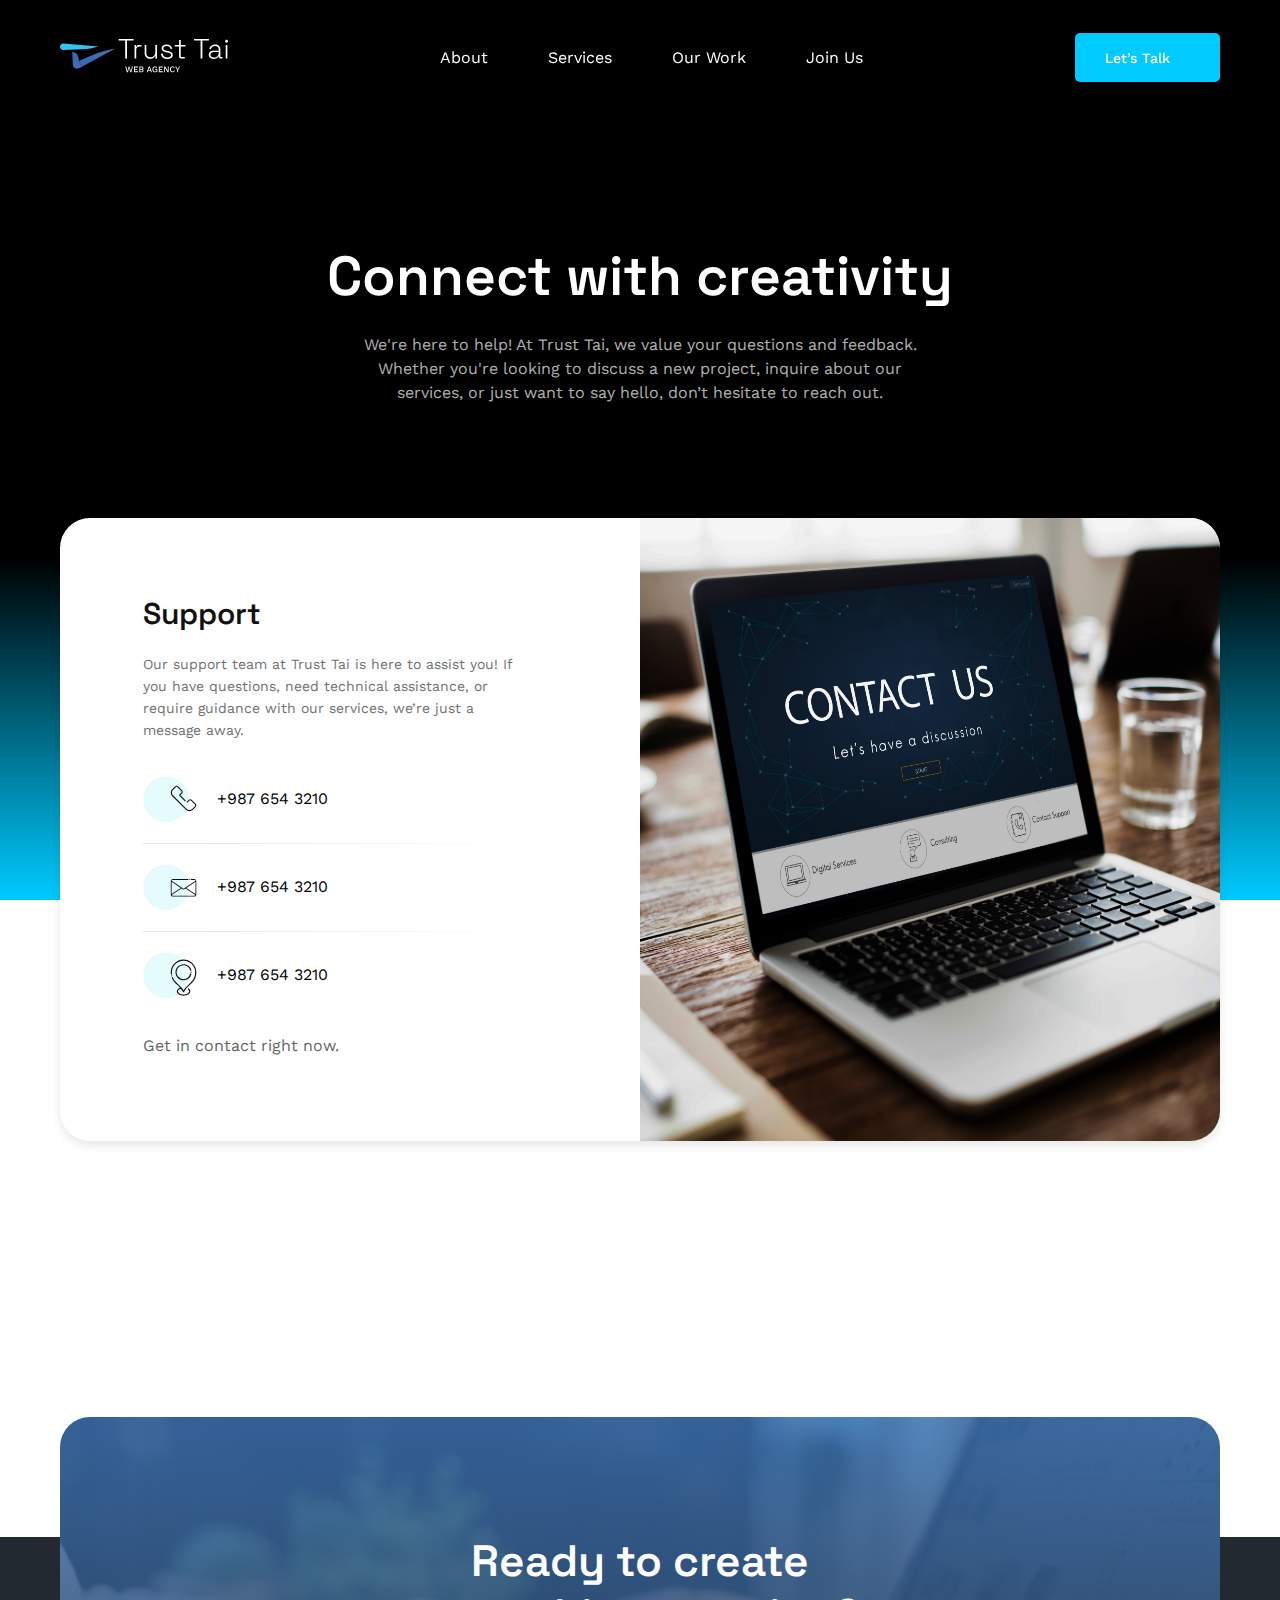
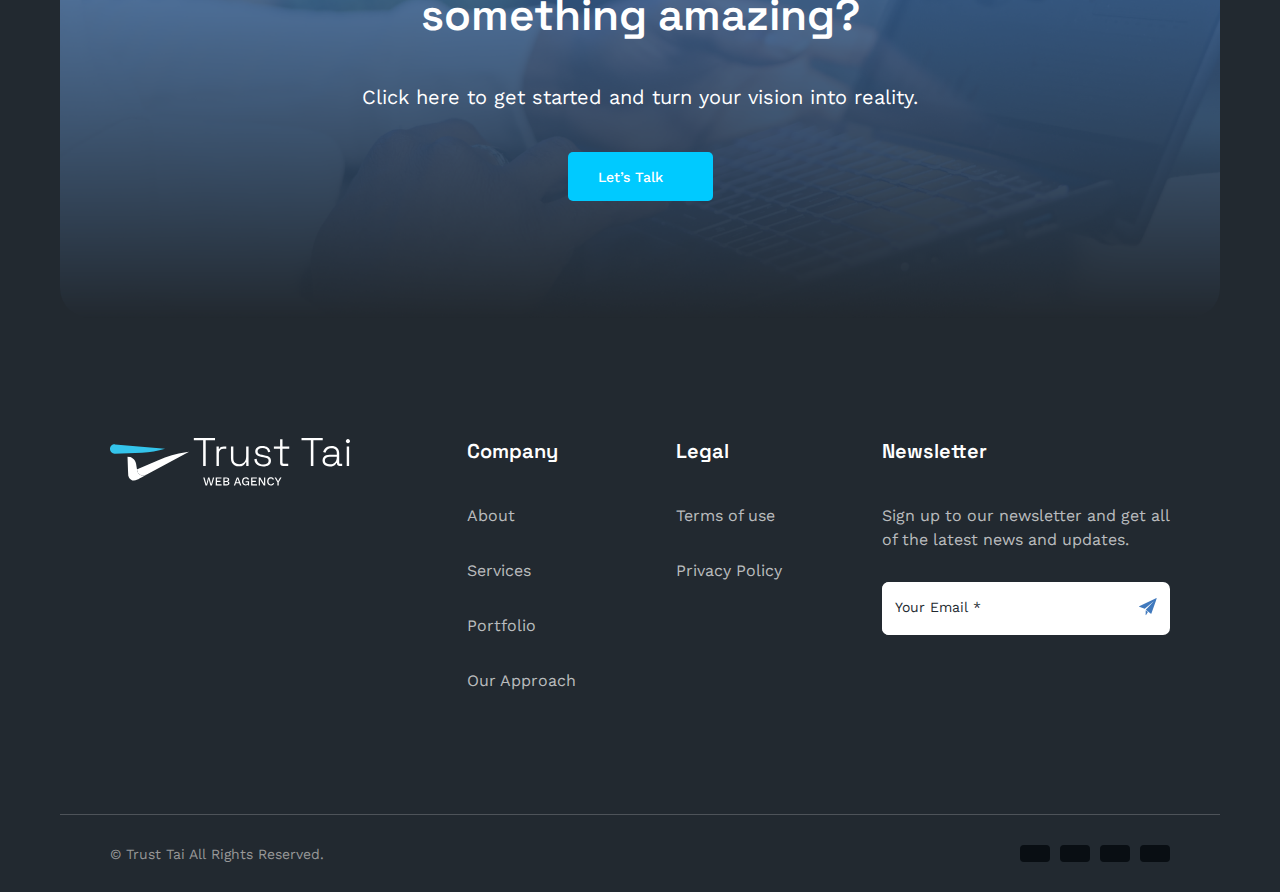
<file: contact-us.html>
<!DOCTYPE html>
<html lang="en">

<head>
    <meta charset="UTF-8">
    <meta name="viewport" content="width=device-width, initial-scale=1.0">
    <meta property="og:title" content="Trust Tai" />
    <meta property="og:description" content="Synergy of IT Innovation and Design Creativity" />
    <meta property="og:image" content="" />
    <link rel="stylesheet" href="https://cdn.jsdelivr.net/npm/swiper@11/swiper-bundle.min.css" />
    <link rel="stylesheet" href="css/animate.css">
    <link rel="stylesheet" href="css/style.css">
    <link rel="stylesheet" href="css/responsive.css">
    <title>Trust Tai | Contact Us</title>
    <link rel="icon" type="image/svg" href="images/svg/fav.svg">

</head>

<body class="contact-body">
    <!-- HEADER SECTION START -->
    <header class="w-100 transition">
        <div class="container">
            <nav class="flex justify-between align-center">
                <div class="nav-logo w-100">
                    <a href="index.html"><img src="images/svg/logo.svg" alt="nav-logo"></a>
                </div>
                <button class="navbar-toggle flex-col border-0">
                    <span class="transition"></span>
                    <span class="transition"></span>
                    <span class="transition"></span>
                </button>
                <div class="w-100 nav-item-box">
                    <div class="nav-item flex flex-lg-col w-100">
                        <ul class="flex flex-lg-col align-center justify-center w-100">
                            <li>
                                <a class="f-16 transition link-btn text-white" href="about.html">About</a>
                            </li>
                            <li>
                                <a class="f-16 transition link-btn text-white" href="services.html">Services</a>
                            </li>
                            <li>
                                <a class="f-16 transition link-btn text-white" href="our-work.html">Our Work</a>
                            </li>
                            <li>
                                <a class="f-16 transition link-btn text-white" href="join-us.html">Join Us</a>
                            </li>
                        </ul>
                        <div class="nav-btn btn-box">
                            <a class="flex text-nowrap text-white justify-center align-center transition" href="contact-us.html">Let’s
                                Talk <i class="fa-solid fa-arrow-right-long text-white transition"></i></a>
                        </div>
                    </div>
                </div>
            </nav>
        </div>
    </header>
    <!-- HEADER SECTION FINISHED -->
    <!-- JOIN BANNER SECTION START -->
    <section class="join-banner-section support-banner">
        <div class="container h-100">
            <div class="join-banner-inner h-100">
                <div class="join-banner-heading flex flex-col align-center text-center">
                    <h1 class="font-2 f-600 text-white">Connect with creativity</h1>
                    <p class="f-16">We're here to help! At Trust Tai, we value your questions and feedback.<br> Whether
                        you're looking to discuss a new project,
                        inquire about our<br> services, or just want to say hello, don’t hesitate to reach out.</p>
                </div>
                <div class="banner-support flex">
                    <div class="banner-support-info flex flex-col w-50 w-lg-100">
                        <div class="banner-support-heading flex flex-col">
                            <h4 class="font-2 f-600">Support</h4>
                            <p>Our support team at Trust Tai is here to assist you! If you have questions, need
                                technical assistance, or require
                                guidance with our services, we’re just a message away.</p>
                        </div>
                        <div class="phone-box">
                            <div class="phone-item flex align-center">
                                <img class="w-100" src="images/svg/banner-phone.svg" alt="banner-phone">
                                <a class="transition" href="tel:+987 654 3210">+987 654 3210</a>
                            </div>
                            <div class="phone-item flex align-center">
                                <img class="w-100" src="images/svg/banner-mail.svg" alt="banner-mail">
                                <a class="transition" href="tel:+987 654 3210">+987 654 3210</a>
                            </div>
                            <div class="phone-item flex align-center">
                                <img class="w-100" src="images/svg/banner-location.svg" alt="banner-location">
                                <a class="transition" href="tel:+987 654 3210">+987 654 3210</a>
                            </div>
                        </div>
                        <p class="f-16 banner-bottom-p">Get in contact right now.</p>
                    </div>
                    <div class="banner-support-img w-50 w-lg-100">
                        <div class="banner-support-img-innner w-100 h-100">
                            <img class="h-100" src="images/banner-support-img.jpg" alt="">
                        </div>
                    </div>
                </div>
            </div>
        </div>
    </section>
    <!-- JOIN BANNER SECTION FINISHED -->
    <!-- FOOTER SECTION START -->
    <footer class="wow fadeInUp" data-wow-delay="0.3s">
        <div class="footer-outer">
            <div class="container">
                <div class="footer-inner w-100 flex align-center justify-center">
                    <div class="footer-ready-box text-center flex flex-col">
                        <h2 class="font-2 text-white f-600">Ready to create<br>
                            something amazing?</h2>
                        <p class="text-white">Click here to get started and turn your vision into reality.</p>
                        <div class="footer-btn btn-box flex justify-center">
                            <a class="flex text-nowrap text-white justify-center align-center transition" href="#">Let’s
                                Talk <i class="fa-solid fa-arrow-right-long text-white transition"></i></a>
                        </div>
                    </div>
                </div>
                <div class="footer-bootom">
                    <div class="footer-items-box flex flex-md-col justify-between">
                        <div class="footer-logo">
                            <a href="index.html">
                                <img src="images/svg/footer-logo.svg" alt="footer-logo">
                            </a>
                        </div>
                        <div class="footer-menu-box flex">
                            <div class="footer-menu-items flex flex-col">
                                <h6 class="font-2 f-600 text-white">Company</h6>
                                <div class="footer-inner-items flex flex-col">
                                    <a class="f-16 transition" href="about.html">About</a>
                                    <a class="f-16 transition" href="services.html">Services</a>
                                    <a class="f-16 transition" href="#">Portfolio</a>
                                    <a class="f-16 transition" href="#">Our Approach</a>
                                </div>
                            </div>
                            <div class="footer-menu-items flex flex-col">
                                <h6 class="font-2 f-600 text-white">Legal</h6>
                                <div class="footer-inner-items flex flex-col">
                                    <a class="f-16 transition" href="#">Terms of use</a>
                                    <a class="f-16 transition" href="#">Privacy Policy</a>
                                </div>
                            </div>
                            <div class="footer-menu-items flex flex-col">
                                <h6 class="font-2 f-600 text-white">Newsletter</h6>
                                <div class="footer-inner-items flex flex-col">
                                    <p class="f-16">Sign up to our newsletter and get all<br> of the latest news and
                                        updates.</p>
                                    <form action="">
                                        <div class="footer-input">
                                            <div class="input-form flex">
                                                <label class="w-100 h-100 transition pointer" for="email">Your Email
                                                    *</label>
                                                <input type="email" class="border-0 w-100 h-100" name="" id="email">
                                                <button class="border-0" type="submit">
                                                    <img class="w-100" src="images/svg/footer-submit.svg"
                                                        alt=" footer-submit">
                                                </button>
                                            </div>
                                        </div>
                                    </form>
                                </div>
                            </div>
                        </div>
                    </div>
                    <div class="footer-down-box flex justify-between align-center">
                        <div class="footer-rights">
                            <p>&#169; <span id="currentYear"></span> Trust Tai All Rights Reserved.</p>
                        </div>
                        <div class="footer-social-box flex">
                            <a href="#" class="footer-social flex align-center justify-center">
                                <i class="fa-brands fa-facebook-f text-white transition"></i>
                            </a>
                            <a href="#" class="footer-social flex align-center justify-center">
                                <i class="fa-brands fa-instagram text-white transition"></i>
                            </a>
                            <a href="#" class="footer-social flex align-center justify-center">
                                <i class="fa-brands fa-twitter text-white transition"></i>
                            </a>
                            <a href="#" class="footer-social flex align-center justify-center">
                                <i class="fa-brands fa-linkedin text-white transition"></i>
                            </a>
                        </div>
                    </div>
                </div>
            </div>
        </div>
    </footer>
    <!-- FOOTER SECTION FINISHED -->
    <script src="https://cdn.jsdelivr.net/npm/swiper@11/swiper-bundle.min.js"></script>
    <script src="https://cdnjs.cloudflare.com/ajax/libs/jquery/3.7.1/jquery.min.js"
        integrity="sha512-v2CJ7UaYy4JwqLDIrZUI/4hqeoQieOmAZNXBeQyjo21dadnwR+8ZaIJVT8EE2iyI61OV8e6M8PP2/4hpQINQ/g=="
        crossorigin="anonymous" referrerpolicy="no-referrer"></script>
    <script type="text/javascript" src="script/icon_fonts.js"></script>
    <script type="text/javascript" src="script/wow.js"></script>
    <script src="script/script.js"></script>
</body>

</html>
</file>
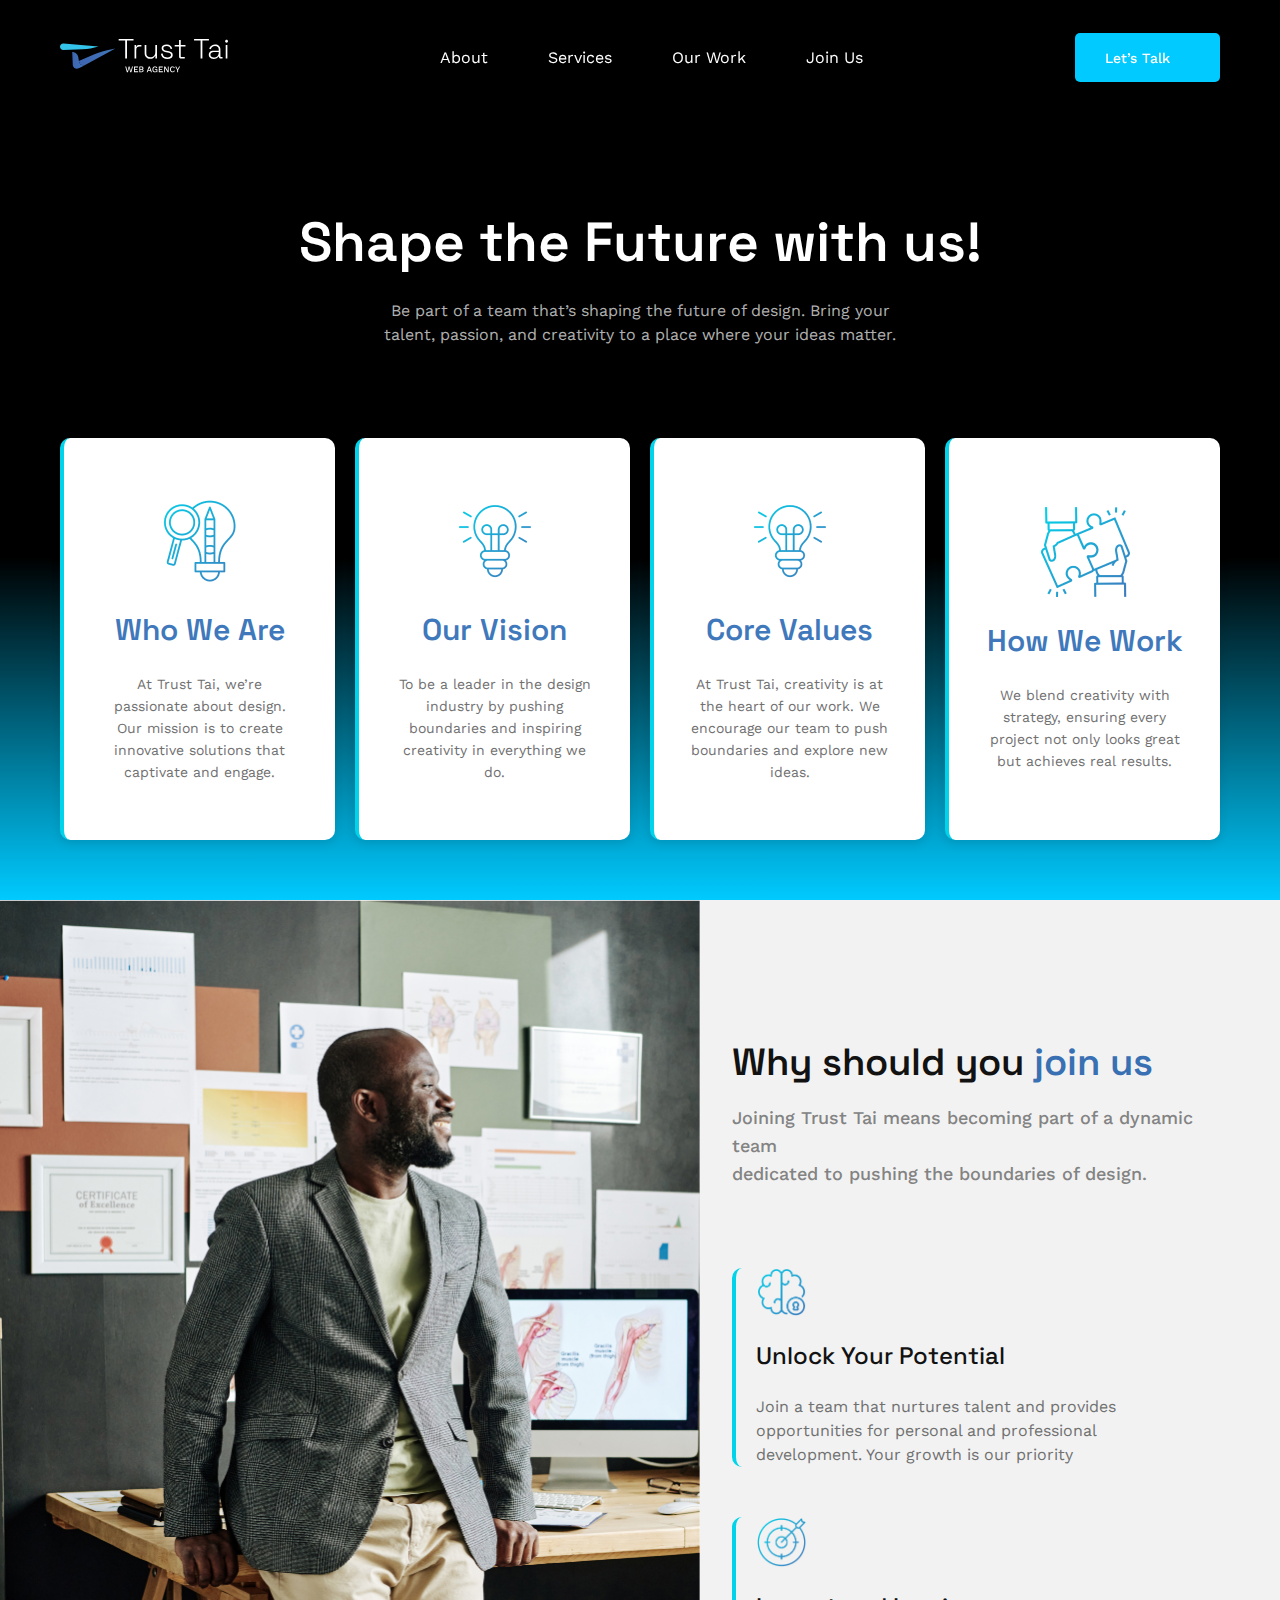
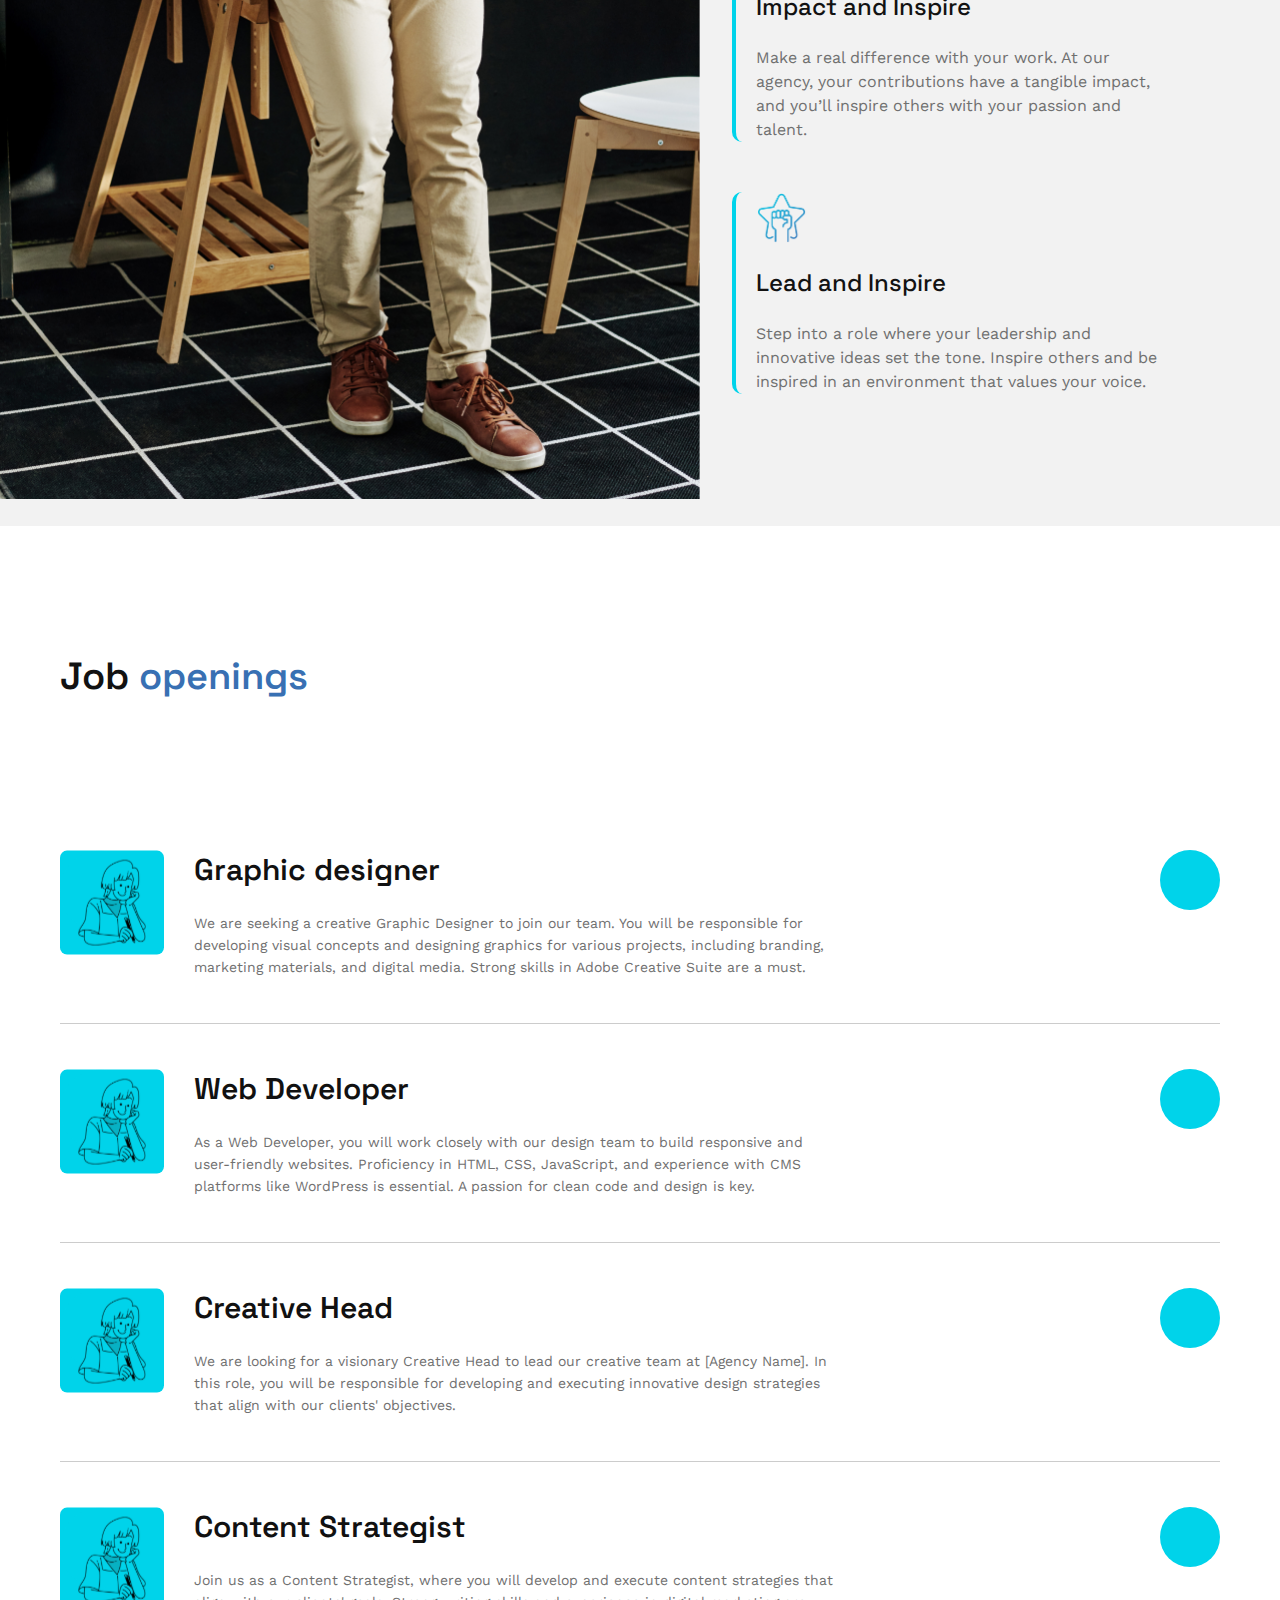
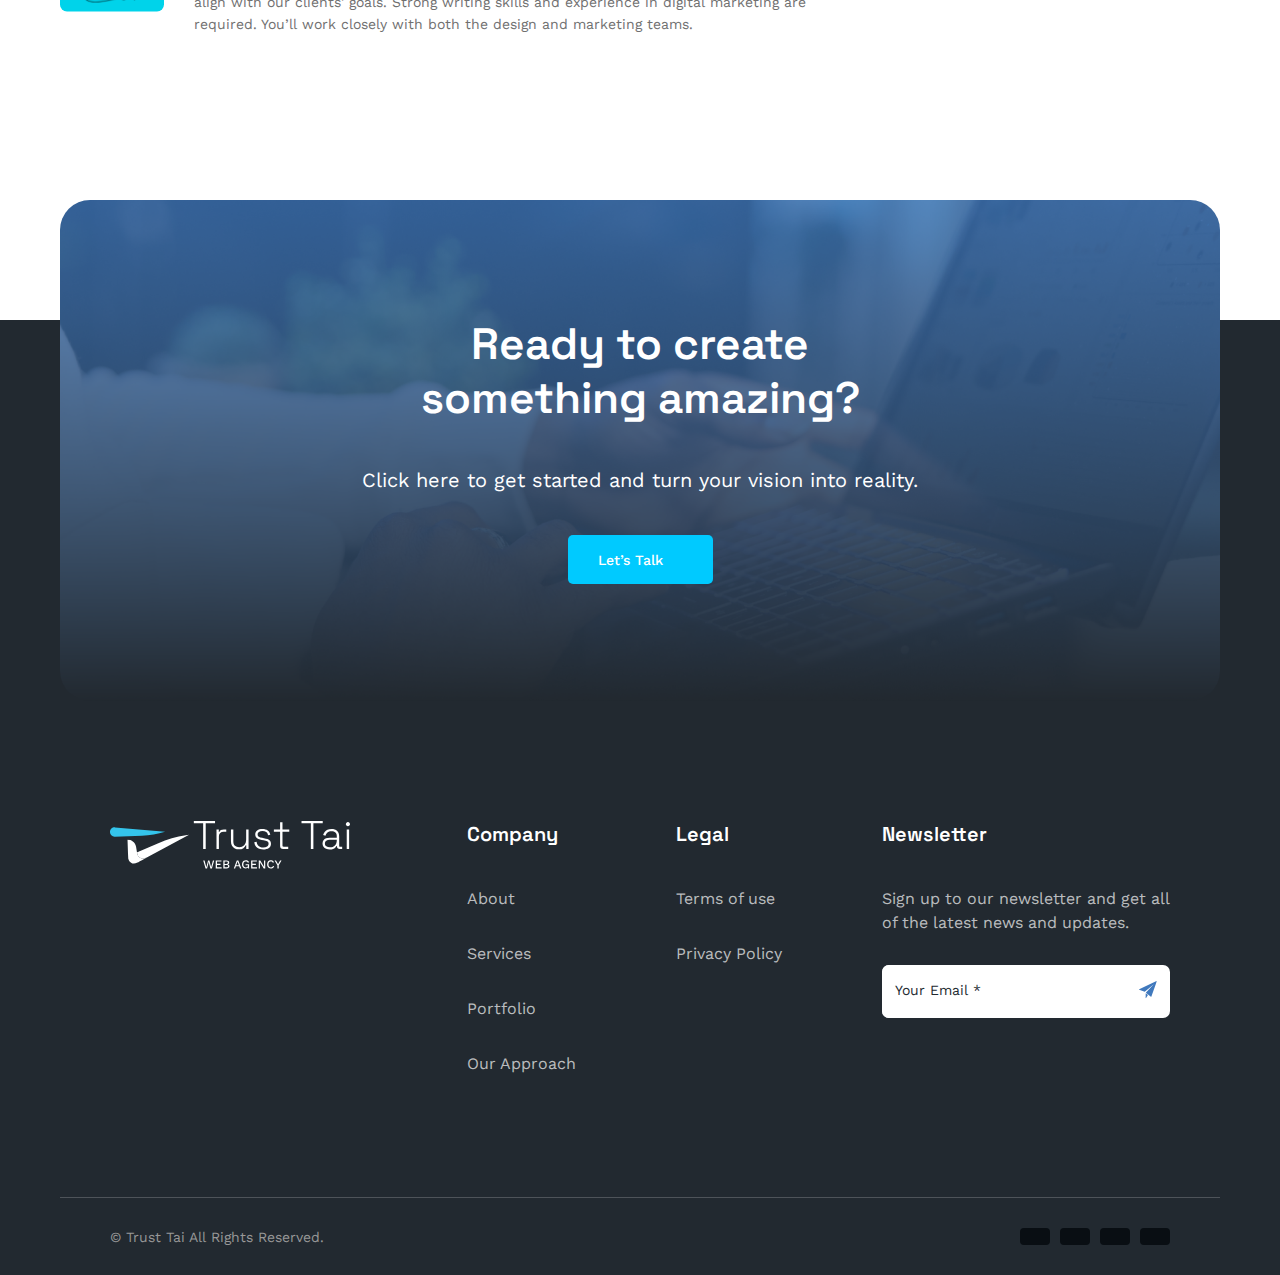
<file: join-us.html>
<!DOCTYPE html>
<html lang="en">

<head>
    <meta charset="UTF-8">
    <meta name="viewport" content="width=device-width, initial-scale=1.0">
    <meta property="og:title" content="Trust Tai" />
    <meta property="og:description" content="Synergy of IT Innovation and Design Creativity" />
    <meta property="og:image" content="" />
    <link rel="stylesheet" href="https://cdn.jsdelivr.net/npm/swiper@11/swiper-bundle.min.css" />
    <link rel="stylesheet" href="css/animate.css">
    <link rel="stylesheet" href="css/style.css">
    <link rel="stylesheet" href="css/responsive.css">
    <title>Trust Tai | Join Us</title>
    <link rel="icon" type="image/svg" href="images/svg/fav.svg">

</head>

<body>
    <!-- HEADER SECTION START -->
    <header class="w-100 transition">
        <div class="container">
            <nav class="flex justify-between align-center">
                <div class="nav-logo w-100">
                    <a href="index.html"><img src="images/svg/logo.svg" alt="nav-logo"></a>
                </div>
                <button class="navbar-toggle flex-col border-0">
                    <span class="transition"></span>
                    <span class="transition"></span>
                    <span class="transition"></span>
                </button>
                <div class="w-100 nav-item-box">
                    <div class="nav-item flex flex-lg-col w-100">
                        <ul class="flex flex-lg-col align-center justify-center w-100">
                            <li>
                                <a class="f-16 transition link-btn text-white" href="about.html">About</a>
                            </li>
                            <li>
                                <a class="f-16 transition link-btn text-white" href="services.html">Services</a>
                            </li>
                            <li>
                                <a class="f-16 transition link-btn text-white" href="our-work.html">Our Work</a>
                            </li>
                            <li>
                                <a class="f-16 transition link-btn text-white" href="join-us.html">Join Us</a>
                            </li>
                        </ul>
                        <div class="nav-btn btn-box">
                            <a class="flex text-nowrap text-white justify-center align-center transition" href="contact-us.html">Let’s
                                Talk <i class="fa-solid fa-arrow-right-long text-white transition"></i></a>
                        </div>
                    </div>
                </div>
            </nav>
        </div>
    </header>
    <!-- HEADER SECTION FINISHED -->
    <!-- JOIN BANNER SECTION START -->
    <section class="join-banner-section">
        <div class="container h-100">
            <div class="join-banner-inner flex flex-col justify-between h-100">
                <div class="do-not-remove-this-div"></div>
                <div class="join-banner-heading flex flex-col align-center text-center">
                    <h1 class="font-2 f-600 text-white">Shape the Future with us!</h1>
                    <p class="f-16">Be part of a team that’s shaping the future of design. Bring your<br> talent,
                        passion, and
                        creativity to a place where your
                        ideas matter.</p>
                </div>
                <div class="join-banner-cards-box flex">
                    <div
                        class="join-banner-card transition w-100 flex flex-col align-center justify-center text-center">
                        <img class="transition" src="images/join-banner-card-img1.png" alt="join-banner-img">
                        <h4 class="font-2 f-600 transition">Who We Are</h4>
                        <p class="f-16 transition">At Trust Tai, we’re passionate about design. Our mission is to create
                            innovative
                            solutions
                            that captivate and engage.</p>
                    </div>
                    <div
                        class="join-banner-card transition w-100 flex flex-col align-center justify-center text-center">
                        <img class="transition" src="images/join-banner-card-img2.png" alt="join-banner-img">
                        <h4 class="font-2 f-600 transition">Our Vision</h4>
                        <p class="f-16 transition">To be a leader in the design industry by pushing boundaries and
                            inspiring creativity in everything we do.</p>
                    </div>
                    <div
                        class="join-banner-card transition w-100 flex flex-col align-center justify-center text-center">
                        <img class="transition" src="images/join-banner-card-img2.png" alt="join-banner-img">
                        <h4 class="font-2 f-600 transition">Core Values</h4>
                        <p class="f-16 transition">At Trust Tai, creativity is at the heart of our work. We encourage
                            our team to push boundaries and explore new ideas.</p>
                    </div>
                    <div
                        class="join-banner-card transition w-100 flex flex-col align-center justify-center text-center">
                        <img class="transition" src="images/join-banner-card-img4.png" alt="join-banner-img">
                        <h4 class="font-2 f-600 transition">How We Work</h4>
                        <p class="f-16 transition">We blend creativity with strategy, ensuring every project not only
                            looks great but achieves real results.</p>
                    </div>
                </div>
            </div>
        </div>
    </section>
    <!-- JOIN BANNER SECTION FINISHED -->
    <!-- WHY YOU SECTION START -->
    <section class="why-you-section">
        <div class="container">
            <div class="why-you-inner flex">
                <div class="why-you-img-box w-50 w-lg-100">
                    <div class="why-you-img w-100">
                        <img src="images/why-you-img.jpg" alt="why-you-img">
                    </div>
                </div>
                <div class="why-you-info flex flex-col w-50 w-lg-100">
                    <div class="section-heading flex flex-col">
                        <h2 class="f-600 text-black font-2">Why should you <span class="text-blue font-2">join us</span>
                        </h2>
                        <p class="text-d-grey f-500">Joining Trust Tai means becoming part of a dynamic team<br>
                            dedicated to pushing the boundaries of design.</p>
                    </div>
                    <div class="why-you-info-box flex flex-col">
                        <div class="why-you-info-item flex flex-col w-100">
                            <img class="w-100" src="images/why-you-item-img1.png" alt="why-you-img">
                            <h4 class="font-2 f-500 text-black">Unlock Your Potential</h4>
                            <p class="f-16">Join a team that nurtures talent and provides opportunities for personal and
                                professional development. Your growth is
                                our priority</p>
                        </div>
                        <div class="why-you-info-item flex flex-col w-100">
                            <img class="w-100" src="images/why-you-item-img2.png" alt="why-you-img">
                            <h4 class="font-2 f-500 text-black">Impact and Inspire</h4>
                            <p class="f-16">Make a real difference with your work. At our agency, your contributions
                                have a tangible impact, and you’ll inspire
                                others with your passion and talent.</p>
                        </div>
                        <div class="why-you-info-item flex flex-col w-100">
                            <img class="w-100" src="images/why-you-item-img3.png" alt="why-you-img">
                            <h4 class="font-2 f-500 text-black">Lead and Inspire</h4>
                            <p class="f-16">Step into a role where your leadership and innovative ideas set the tone.
                                Inspire others and be inspired in an
                                environment that values your voice.</p>
                        </div>
                    </div>
                </div>
            </div>
        </div>
    </section>
    <!-- WHY YOU SECTION FINISHED -->
    <!-- OPENING SECTION START -->
    <section class="opening-section">
        <div class="container">
            <div class="opening-inner flex flex-col">
                <div class="section-heading flex flex-col">
                    <h2 class="f-600 text-black font-2">Job <span class="text-blue font-2">openings</span>
                    </h2>
                </div>
                <div class="job-opening-box">
                    <div class="job-opening-item flex justify-between">
                        <div class="job-name-box flex">
                            <div class="job-img w-100">
                                <img src="images/svg/opening-img1.svg" alt="opening-img">
                            </div>
                            <div class="job-name flex flex-col w-100">
                                <h4 class="font-2 f-600">Graphic designer</h4>
                                <p>We are seeking a creative Graphic Designer to join our team. You will be responsible
                                    for developing visual concepts and
                                    designing graphics for various projects, including branding, marketing materials,
                                    and digital media. Strong skills in
                                    Adobe Creative Suite are a must.</p>
                            </div>
                        </div>
                        <a href="#" class="job-link w-100 flex align-center justify-center"><i
                                class="fa-regular fa-arrow-up-right text-white transition"></i></a>
                    </div>
                    <div class="job-opening-item flex justify-between">
                        <div class="job-name-box flex">
                            <div class="job-img w-100">
                                <img src="images/svg/opening-img1.svg" alt="opening-img">
                            </div>
                            <div class="job-name flex flex-col w-100">
                                <h4 class="font-2 f-600">Web Developer</h4>
                                <p>As a Web Developer, you will work closely with our design team to build responsive and user-friendly websites.
                                Proficiency in HTML, CSS, JavaScript, and experience with CMS platforms like WordPress is essential. A passion for clean
                                code and design is key.</p>
                            </div>
                        </div>
                        <a href="#" class="job-link w-100 flex align-center justify-center"><i
                                class="fa-regular fa-arrow-up-right text-white transition"></i></a>
                    </div>
                    <div class="job-opening-item flex justify-between">
                        <div class="job-name-box flex">
                            <div class="job-img w-100">
                                <img src="images/svg/opening-img1.svg" alt="opening-img">
                            </div>
                            <div class="job-name flex flex-col w-100">
                                <h4 class="font-2 f-600">Creative Head</h4>
                                <p>We are looking for a visionary Creative Head to lead our creative team at [Agency Name]. In this role, you will be
                                responsible for developing and executing innovative design strategies that align with our clients' objectives.</p>
                            </div>
                        </div>
                        <a href="#" class="job-link w-100 flex align-center justify-center"><i
                                class="fa-regular fa-arrow-up-right text-white transition"></i></a>
                    </div>
                    <div class="job-opening-item flex justify-between">
                        <div class="job-name-box flex">
                            <div class="job-img w-100">
                                <img src="images/svg/opening-img1.svg" alt="opening-img">
                            </div>
                            <div class="job-name flex flex-col w-100">
                                <h4 class="font-2 f-600">Content Strategist</h4>
                                <p>Join us as a Content Strategist, where you will develop and execute content strategies that align with our clients'
                                goals. Strong writing skills and experience in digital marketing are required. You’ll work closely with both the design
                                and marketing teams.</p>
                            </div>
                        </div>
                        <a href="#" class="job-link w-100 flex align-center justify-center"><i
                                class="fa-regular fa-arrow-up-right text-white transition"></i></a>
                    </div>
                </div>
            </div>
        </div>
    </section>
    <!-- OPENING SECTION FINISHED -->
    <!-- FOOTER SECTION START -->
    <footer class="wow fadeInUp" data-wow-delay="0.3s">
        <div class="footer-outer">
            <div class="container">
                <div class="footer-inner w-100 flex align-center justify-center">
                    <div class="footer-ready-box text-center flex flex-col">
                        <h2 class="font-2 text-white f-600">Ready to create<br>
                            something amazing?</h2>
                        <p class="text-white">Click here to get started and turn your vision into reality.</p>
                        <div class="footer-btn btn-box flex justify-center">
                            <a class="flex text-nowrap text-white justify-center align-center transition" href="#">Let’s
                                Talk <i class="fa-solid fa-arrow-right-long text-white transition"></i></a>
                        </div>
                    </div>
                </div>
                <div class="footer-bootom">
                    <div class="footer-items-box flex flex-md-col justify-between">
                        <div class="footer-logo">
                            <a href="index.html">
                                <img src="images/svg/footer-logo.svg" alt="footer-logo">
                            </a>
                        </div>
                        <div class="footer-menu-box flex">
                            <div class="footer-menu-items flex flex-col">
                                <h6 class="font-2 f-600 text-white">Company</h6>
                                <div class="footer-inner-items flex flex-col">
                                    <a class="f-16 transition" href="about.html">About</a>
                                    <a class="f-16 transition" href="services.html">Services</a>
                                    <a class="f-16 transition" href="#">Portfolio</a>
                                    <a class="f-16 transition" href="#">Our Approach</a>
                                </div>
                            </div>
                            <div class="footer-menu-items flex flex-col">
                                <h6 class="font-2 f-600 text-white">Legal</h6>
                                <div class="footer-inner-items flex flex-col">
                                    <a class="f-16 transition" href="#">Terms of use</a>
                                    <a class="f-16 transition" href="#">Privacy Policy</a>
                                </div>
                            </div>
                            <div class="footer-menu-items flex flex-col">
                                <h6 class="font-2 f-600 text-white">Newsletter</h6>
                                <div class="footer-inner-items flex flex-col">
                                    <p class="f-16">Sign up to our newsletter and get all<br> of the latest news and
                                        updates.</p>
                                    <form action="">
                                        <div class="footer-input">
                                            <div class="input-form flex">
                                                <label class="w-100 h-100 transition pointer" for="email">Your Email
                                                    *</label>
                                                <input type="email" class="border-0 w-100 h-100" name="" id="email">
                                                <button class="border-0" type="submit">
                                                    <img class="w-100" src="images/svg/footer-submit.svg"
                                                        alt=" footer-submit">
                                                </button>
                                            </div>
                                        </div>
                                    </form>
                                </div>
                            </div>
                        </div>
                    </div>
                    <div class="footer-down-box flex justify-between align-center">
                        <div class="footer-rights">
                            <p>&#169; <span id="currentYear"></span> Trust Tai All Rights Reserved.</p>
                        </div>
                        <div class="footer-social-box flex">
                            <a href="#" class="footer-social flex align-center justify-center">
                                <i class="fa-brands fa-facebook-f text-white transition"></i>
                            </a>
                            <a href="#" class="footer-social flex align-center justify-center">
                                <i class="fa-brands fa-instagram text-white transition"></i>
                            </a>
                            <a href="#" class="footer-social flex align-center justify-center">
                                <i class="fa-brands fa-twitter text-white transition"></i>
                            </a>
                            <a href="#" class="footer-social flex align-center justify-center">
                                <i class="fa-brands fa-linkedin text-white transition"></i>
                            </a>
                        </div>
                    </div>
                </div>
            </div>
        </div>
    </footer>
    <!-- FOOTER SECTION FINISHED -->
    <script src="https://cdn.jsdelivr.net/npm/swiper@11/swiper-bundle.min.js"></script>
    <script src="https://cdnjs.cloudflare.com/ajax/libs/jquery/3.7.1/jquery.min.js"
        integrity="sha512-v2CJ7UaYy4JwqLDIrZUI/4hqeoQieOmAZNXBeQyjo21dadnwR+8ZaIJVT8EE2iyI61OV8e6M8PP2/4hpQINQ/g=="
        crossorigin="anonymous" referrerpolicy="no-referrer"></script>
    <script type="text/javascript" src="script/icon_fonts.js"></script>
    <script type="text/javascript" src="script/wow.js"></script>
    <script src="script/script.js"></script>
</body>

</html>
</file>
<file: css/style.css>
@import url('https://fonts.googleapis.com/css2?family=Space+Grotesk:wght@300..700&family=Work+Sans:ital,wght@0,100..900;1,100..900&display=swap');

body {
    margin: 0;
    padding: 0;
    box-sizing: border-box;
}

* {
    margin: 0;
    padding: 0;
    box-sizing: border-box;
    font-family: "Work Sans", sans-serif;
    color: #000;

}

.none {
    display: none !important;
}

.section-p {
    padding: 120px 0;
}

html {
    scroll-behavior: smooth;
}

ul,
li,
ol {
    list-style: none;
}

img {
    max-width: 100%;
}

button,
a {
    cursor: pointer;
    text-decoration: none;
}

input:focus,
input:focus-visible,
input:focus-within,
button:focus,
button:focus-visible,
button:focus-within,
textarea:focus,
textarea:focus-visible,
textarea:focus-within {
    outline: unset;
    box-shadow: unset;
}

* {
    padding: 0;
    margin: 0;
}

.font-2 {
    font-family: "Space Grotesk", sans-serif;
}

.border-0 {
    border: unset;
}

.flex {
    display: flex;
}

.justify-center {
    justify-content: center;
}

.justify-between {
    justify-content: space-between;
}

.justify-end {
    justify-content: end;
}

.align-center {
    align-items: center;
}

.align-self {
    align-self: center;
}

.text-center {
    text-align: center;
}

.pointer {
    cursor: pointer;
}

.text-black {
    color: #121212;
}

.text-white {
    color: #ffffff;
}

.text-blue {
    color: #3870B3;
}

.text-l-blue {
    color: #00CAFF;
}

.text-grey {
    color: #BBBBBB;
}

.text-d-grey {
    color: #838383;
}

.underline-none {
    text-decoration: none;
}

.w-50 {
    width: 50%;
}

.w-100 {
    width: 100%;
}

.w-30 {
    width: 33.33333333%;
}

.max-w-100 {
    max-width: 100%;
}

.h-100 {
    height: 100%;
}

.transition {
    transition: all ease 0.3s;
}

.f-400 {
    font-weight: 400;
}

.f-500 {
    font-weight: 500;
}

.f-600 {
    font-weight: 600;
}

.f-700 {
    font-weight: 700;
}

.f-16 {
    font-size: 16px;
    line-height: 24px
}

.flex-col {
    flex-direction: column;
}

.text-nowrap {
    white-space: nowrap;
}

.container {
    max-width: 1440px;
    width: 100%;
    margin: 0 auto;
    padding: 0 20px;
}

/* HEADER STYLING START */
.nav-toggle {
    display: none;
}

.nav-logo {
    max-width: 168px;
}

.nav-item ul {
    gap: 60px;
}

.link-btn {
    border-bottom: 2px solid transparent;
}

.link-btn:hover {
    border-bottom: 2px solid #fff;
}

header {
    background-color: transparent;
    padding: 33px 0;
    position: fixed;
    z-index: 99999;
    top: 0;
    left: 0;
}

.scrolled {
    background: #121212;
}

.btn-box a {
    min-height: 49.2px;
    font-size: 14px;
    gap: 20px;
    font-weight: 500;
    background-color: #00CAFF;
    border-radius: 5px;
    padding: 5px 30px;
}

.btn-box a:hover {
    background-color: #3870B3;
}

.btn-box a:hover i {
    transform: scale(1.2);
}

.btn-box a i {
    font-size: 17px;
}

.navbar-toggle {
    display: none;
}

/* HEADER STYLING FINISHED */
/* BANNER STYLING START */
.banner-section {
    background: url('../images/banner-bg.jpg') no-repeat center/cover;
    min-height: 100vh;
    height: 600px;
    padding-top: 120px;
    z-index: 0;
    position: relative;
}

.banner-inner {
    max-width: 457px;
    gap: 120px;
}

.banner-inner h1 {
    font-size: 55px;
    line-height: 63px;
}

.banner-bottom {
    position: relative;
    min-height: 110px;
}

.banner-bottom:before {
    position: absolute;
    content: "";
    width: 100%;
    height: 343px;
    bottom: 0;
    left: 0;
    z-index: -1;
    background: linear-gradient(180deg, rgba(0, 0, 0, 0) 0%, #00CAFF 100%);
}

.banner-slider img {
    max-width: 120px;
}

/* BANNER STYLING FINISHED */
/* SERVICES STYLING START */
.section-heading {
    gap: 12px;
}

.section-heading h2 {
    font-size: 38px;
    line-height: 60px;
}

.services-section {
    background: linear-gradient(101.68deg, #FAFAFA -1.9%, #F0F0F0 101.73%);

}

.section-heading p {
    font-size: 18px;
    line-height: 28px;
}

.services-accodian-heading {
    max-width: 280px;
    padding-top: 15px;
}

.services-accodian-heading h4 {
    font-size: 20px;
    color: #144F96;
    padding-bottom: 18px;
}

.service-accodian-para {
    display: none;
}

.service-accodian-para p {
    font-size: 14px;
    line-height: 22px;
    color: #737373;
    overflow: hidden;
    display: -webkit-box;
    -webkit-line-clamp: 3;
    line-clamp: 3;
    -webkit-box-orient: vertical;
}

.services-boxs {
    padding-top: 100px;
}

.services-accodian-item {
    max-width: 446px;

    border-radius: 10px;
    padding: 20px 56px 35px 20px;
    align-items: start;
    gap: 20px;
    position: relative;
}

.services-accodian-item.active {
    background: #fff;
}

.services-accodian-item.active .services-accodian-img {
    background: #E0EFFE;
}

.services-accodian-item.active .arrow-link {
    opacity: 1;
}

.arrow-link {
    position: absolute;
    top: 10px;
    right: 10px;
    opacity: 0;
}

.services-accodian-img {
    max-width: 70px;
    border-radius: 50%;
    background: #fff;
    aspect-ratio: 1 / 1;
}

.services-img {
    background: url('../images/service-img.png') no-repeat center/cover;
    border-radius: 10px;
    position: relative;
    z-index: 0;
    padding: 50px;
}

.services-img::before {
    position: absolute;
    content: "";
    top: 0;
    left: 0;
    width: 100%;
    border-radius: 10px;
    height: 100%;
    z-index: -1;
    background: linear-gradient(270deg, rgba(7, 30, 52, 0) 0%, rgba(7, 30, 52, 0.81) 47.11%, rgba(7, 30, 52, 0.95) 59.1%, #071E34 100%);
}

.services-img-inner h4 {
    font-size: 18px;
    letter-spacing: 4px;
}

.services-img-inner h2 {
    font-size: 40px;
    padding-top: 30px;
    padding-bottom: 60px;
    line-height: 50px;
}

.services-accodian-box {
    gap: 40px;
}

/* SERVICES STYLING FINISHED */
/* PROCESS STYLING START */
.process-section {
    background: #021934;
}

.process-inner {
    gap: 212px;
}

.process-item {
    max-width: 33.33333%;
    gap: 22px;
}

.process-item:nth-child(2) {
    transform: translateY(-89px);
    position: relative;
}

.process-item:nth-child(2)::before {
    position: absolute;
    content: "";
    top: 90px;
    left: -280px;
    max-width: 250px;
    width: 100%;
    height: 111px;
    background: url('../images/svg/process-layer1.svg') no-repeat;
}

.process-item:nth-child(2)::after {
    position: absolute;
    content: "";
    top: 46px;
    right: 22px;
    max-width: 308.5px;
    width: 100%;
    height: 89.09px;
    background: url('../images/svg/process-layer2.svg') no-repeat;
}

.process-item img {
    max-width: 200px;
    aspect-ratio: 1/1;
}

.process-box p {
    font-size: 16px;
}

.process-btn a {
    gap: 10px;
    color: #00FFFF;
    opacity: 0;
}

.process-item:hover .process-btn a {
    opacity: 1;
}

.process-btn a i {
    font-size: 17px;
    color: #00FFFF;
}

.process-btn a:hover i {
    transform: scale(1.2);
}

/* PROCESS STYLING FINISHED */
/* PEOPLE STYLING START */
.people-section {
    background: #FAFAFA;
}

.people-heading p {
    background: #295190;
    padding: 12px 24px;
    border-radius: 6px;
}

.people-heading h2 {
    font-size: 56px;
}

.people-heading {
    gap: 20px;
}

.people-profile-box {
    max-width: 370px;
    border-radius: 10px;
    background: #fff;
    padding: 30px;
    border: 1px solid rgba(233, 233, 234, 1)
}

.people-stars-box {
    padding: 16px 0 24px;
    gap: 3px;
}

.people-star {
    max-width: 18px;
}

.people-profile-img-box {
    gap: 10px;
}

.people-name-box h6 {
    font-size: 14px;
}

.people-name-box p {
    font-size: 14px;
    color: #6A7E90;
}

.people-inner {
    gap: 80px;
}

.people-img {
    max-width: 48px;
    border-radius: 50%;
}

.people-review {
    gap: 14px;
}

.people-review p {
    font-size: 14px;
    color: rgba(79, 79, 79, 1);
    line-height: 24px;
}

.people-review-box {
    height: 830px;
    flex-wrap: wrap;
    gap: 20px;
    position: relative;
        max-width: 1150px;
            margin: 0 auto;
}

.people-review-box::before {
    position: absolute;
    content: "";
    bottom: 0;
    left: 0;
    width: 100%;
    height: 242px;
    background: linear-gradient(180deg, rgba(250, 250, 250, 0) 0%, #FAFAFA 100%);
}

.people-btn a {
    background: linear-gradient(90deg, #284D8B 0%, #3870B3 100%);
}

.people-btn a:hover {
    background: linear-gradient(90deg, #00CAFF 0%, #3870B3 100%);
}

/* PEOPLE STYLING FINISHED */
/* WHY STYLING START */
.why-section {
    background: #F3F3F3;
}

.why-info-inner {
    max-width: 452px;
    gap: 50px;
}

.why-acoodian-item {
    gap: 21px;
}

.why-acoodian-item h4 img {
    max-width: 40px;
}

.why-acoodian-item h4 {
    font-size: 20px;
    color: #3E68B2;
    background: #fff;
    border-radius: 10px;
    border: 1px solid rgba(208, 208, 208, 1);
    padding: 16px 20px;
    gap: 10px;
}

.why-acoodian-img {
    max-width: 40px;
}

.why-acoodian-para {
    background: url('../images/svg/why-acoodian-bg.svg') no-repeat center/cover;
    padding: 40px 44px;
    border-radius: 10px;
    transform: translateX(46px);
    display: none;
}

.why-acoodian-para-inner {
    gap: 10px;

}

.why-acoodian-p h5 {
    font-size: 20px;
}

.why-acoodian-p {
    gap: 14px;
}

.why-acoodian-p p {
    font-size: 14px;
    color: rgba(255, 255, 255, 0.8);
    line-height: 20px;
}

.why-acoodian-box {
    gap: 20px;
}

/* WHY STYLING FINISHED */
/* WORK STYLING START */
.work-item-box {
    background: linear-gradient(104.63deg, #F8E9FE -2.35%, #FDF7FF 100%);
    border: 1px solid rgba(229, 211, 236, 1);
    border-radius: 20px;
    padding: 30px 30px 0px 30px;
    gap: 25px;
}

.work-info-heading {
    gap: 20px;
}

.work-box-outer {
    gap: 50px;
}

.work-box {
    gap: 50px;
}

.work-inner {
    gap: 50px;
}

.work-info-heading h5 {
    font-size: 22px;
    color: #333333;
}

.work-info-heading p {
    font-size: 14px;
    line-height: 20px;
    color: #686868;
}

.work-item-box-2 {
    background: linear-gradient(180deg, #F8F8FF 0%, #EBEAFF 100%);
    border: 1px solid rgba(224, 222, 240, 1);
}

.work-btn a {
    background: #C36BE7;
}

.work-btn a:hover {
    background: #d875ff;
}

.work-item-info {
    gap: 40px;
    padding-top: 58px;
}

.work-item-img {
    max-width: 344px;
    margin: 0 auto;
}

.work-item-box-2 .work-item-img {
    order: 1;
}

.work-item-box-2 .work-item-img {
    max-width: 100%;
}

.work-item-box-2 .work-info-heading h5 {
    font-size: 30px;
}

.work-item-box-2 .work-item-info {
    padding-top: 0;
    align-items: end;
}

.work-item-box-2 .work-info-heading p {
    font-size: 16px;
    line-height: 24px;
}

.work-item-box-2 .work-btn a {
    background: #5049A8;
}

.work-item-box-2 .work-btn a:hover {
    background: #5f58c9;
}

.work-item-box-3 {
    background: linear-gradient(134.57deg, #FFFDF2 0%, #F9E8B7 100%);
    border: 1px solid rgba(225, 223, 214, 1);
}

.work-item-box-3 .work-btn a {
    background: #CAA728;
}

.work-item-box-3 .work-btn a:hover {
    background: #e7bf2f;
}

.work-item-box-4 {
    background: linear-gradient(104.66deg, #FEF7ED 0.27%, #E4B386 99.7%);
    border: 1px solid rgba(232, 219, 202, 1);
}

.work-item-box-4 .work-btn a {
    background: #06151C;
}

.work-item-box-4 .work-btn a:hover {
    background: #E4B386;
}
.work-section .people-btn{
    padding-top: 30px;
}

/* WORK STYLING FINISHED */
/* FAQs STYLING START */
.faq-item-box {
    max-width: 800px;
    margin: 0 auto;
    padding-top: 80px;
    gap: 20px;
}

.faq-item {
    background: linear-gradient(89.16deg, #F2F8FF 0.03%, #E3F0FF 99.88%);
    padding: 15px 15px 15px 30px;
    border-radius: 10px;
}

.faq-item h6 {
    font-size: 20px;
    line-height: 28px;
    color: #111111;
    gap: 10px;
}

.faq-item h6 .faq-arrow {
    border-radius: 50%;
    max-width: 40px;
    aspect-ratio: 1/1;
}

.faq-item.active h6 .faq-arrow {
    background: #4078BC;
}

.faq-item.active h6 .faq-arrow i {
    color: #ffffff;
}

.faq-item h6 .faq-arrow {
    font-size: 12px;
}

.faq-item i.rotate {
    transform: rotate(180deg);
}

.faq-para {
    padding: 8px 0 15px 0;
    max-width: 626px;
}

.faq-para p {
    color: #727272;
}

.faq-para {
    display: none;
}

/* FAQs STYLING FINISHED */
/* FOOTER STYLING START */
.footer-outer {
    background: #222930;
}

.footer-outer .container {
    position: relative;
}

footer {
    padding-top: 120px;
}

.footer-inner {
    background: url('../images/footer-inner-bg.png') no-repeat center/cover;
    border-radius: 30px;
    min-height: 501px;
    position: relative;
    padding: 20px;
    top: -120px;
    left: 0;
}

.footer-ready-box {
    gap: 40px;
}

.footer-ready-box h2 {
    font-size: 44px;
    line-height: 54px;
}

.footer-ready-box p {
    font-size: 20px;
    line-height: 30px;
}

.footer-down-box {
    border-top: 1px solid rgba(255, 255, 255, 0.2);
    padding: 30px 50px;
}

.footer-rights p {
    font-size: 14px;
    color: #989898;
}

.footer-rights p span {
    font-size: 14px;
    color: #989898;
}

.footer-social-box {
    gap: 10px;
}

.footer-social {
    background: #090E13;
    border-radius: 4px;
    padding: 10px 7px 7px 7px;
    width: 30px;
}

.footer-social:hover i {
    color: #00CAFF;
}

.footer-social i {
    font-size: 16px;
}

.footer-items-box {
    padding: 0 50px 120px;
}

.footer-menu-items h6 {
    font-size: 20px;
}

.footer-menu-items {
    gap: 40px;
}

.footer-inner-items {
    gap: 30px;
}

.footer-inner-items a {
    color: rgba(255, 255, 255, 0.7);
    border-bottom: 1px solid transparent;
}

.footer-inner-items p {
    color: rgba(255, 255, 255, 0.7);
    line-height: 24px;
}

.footer-inner-items a:hover {
    border-bottom: 1px solid #fff;
}

.footer-menu-box {
    gap: 100px;
}

.input-form {
    background: #ffffff;
    border-radius: 7px;
    height: 53px;
    position: relative;
}

.input-form button {
    background: unset;
    padding: 0 13px;
}

.input-form input {
    padding-left: 13px;
    font-size: 16px;
    border-radius: 7px;
}

.input-form button img {
    max-width: 22px;
}

.input-form label {
    position: absolute;
    border-radius: 7px;
    left: 0;
    color: #222930;
    font-size: 14px;
    padding: 17px 0 0 13px;
}

.input-form.active label {
    left: 13px;
    font-size: 13px;
    padding: unset;
    height: unset;
    width: unset;
}

.contact-body footer {
    margin-top: 517px;
}

/* FOOTER STYLING FINISHED */
/* JOIN BANNER STYLING START */
.join-banner-section {
    background: #000;
    min-height: 100vh;
    height: 600px;
    padding-top: 120px;
    padding-bottom: 60px;
    z-index: 0;
    position: relative;
}

.join-banner-heading {
    gap: 25px;
}

.join-banner-heading h1 {
    font-size: 55px;
    line-height: 63px;
}

.join-banner-heading p {
    color: rgba(255, 255, 255, 0.7);
}

.join-banner-card {
    background: #fff;
    position: relative;
    z-index: 0;
    padding: 57px 37px;
    border-radius: 10px;
    max-width: 335px;
    overflow: hidden;
    gap: 24px;
    box-shadow: 0px 4px 10px 0px #0000001A;
    border-left: 4px solid #00D3EA;
}

.join-banner-card:before {
    position: absolute;
    content: "";
    top: 0;
    left: 0;
    transition: all ease 0.3s;
    width: 0;
    height: 100%;
    z-index: -1;
    background: #00D3EA;

}

.join-banner-cards-box {
    gap: 20px;
}

.join-banner-card:hover:before {
    width: 100%;
}

.join-banner-card:hover h4 {
    color: #ffffff;
}

.join-banner-card:hover p {
    color: #ffffff;
}

.join-banner-card:hover img {
    filter: brightness(28);
}

.join-banner-card h4 {
    font-size: 30px;
    color: #4078BC;
}

.join-banner-card p {
    font-size: 14px;
    line-height: 22px;
    color: #707070;
}

.join-banner-section:before {
    position: absolute;
    content: "";
    width: 100%;
    height: 343px;
    bottom: 0;
    left: 0;
    z-index: -1;
    background: linear-gradient(180deg, rgba(0, 0, 0, 0) 0%, #00CAFF 100%);
}

/* JOIN BANNER STYLING FINISHED */
/* WHY YOU STYLING START */
.why-you-img {
    max-width: 700px;
    position: absolute;
    left: 0;
}

.why-you-section {
    position: relative;
    background: #F2F2F2;
}

.why-you-info {
    gap: 80px;
    padding: 132px 0;
    padding-left: 92px;
}

.why-you-info-box {
    gap: 50px;
}

.why-you-info-item {
    border-left: 4px solid #00D3EA;
    border-radius: 10px;
    padding-left: 20px;
    gap: 24px;
    max-width: 435px;
}

.why-you-info-item img {
    max-width: 50px;
}

.why-you-info-item h4 {
    font-size: 24px;
}

.why-you-info-item p {
    color: #707070;
}

/* WHY YOU STYLING FINISHED */
/* OPENING STYLING START */
.opening-section {
    padding: 120px 0;
}

.opening-inner {
    gap: 99px;
}

.job-img {
    max-width: 104px;
}

.job-name-box {
    gap: 30px;
}

.job-name {
    gap: 23px;
    max-width: 647px;
}

.job-opening-item {
    align-items: start;
    padding: 45px 0;
    border-bottom: 1px solid #CCCCCC;
}

.job-opening-item:last-child {
    border-bottom: unset;
}

.job-name h4 {
    color: #111111;
    font-size: 30px;
}

.job-name p {
    color: #707070;
    font-size: 14px;
    line-height: 22px;
}

.job-link {
    border-radius: 50%;
    max-width: 60px;
    background: #00D3EA;
    aspect-ratio: 1 / 1;
    transition: all ease 0.3s;
}

.job-link:hover i {
    transform: scale(1.2);
}

/* OPENING STYLING FINISHED */
/* BANNER SUPPORT STYLING FINISHED */
.banner-support {
    background: #fff;
    border-radius: 30px;
    box-shadow: 0px 4px 10px 0px #0000001A;
    position: absolute;
    bottom: -301px;
}

.support-banner .join-banner-inner {
    position: relative;
}

.support-banner .join-banner-heading {
    padding-top: 125px;
}

.banner-support-heading {
    gap: 20px;
}

.banner-support-heading h4 {
    font-size: 30px;
    color: #111111;
}

.banner-support-heading p {
    font-size: 14px;
    line-height: 22px;
    color: #707070;
}

.banner-support-info {
    padding: 76px 113px 83px 83px;
    gap: 15px;
}

.phone-item img {
    max-width: 54px;
}

.phone-item {
    gap: 20px;
    padding: 20px 0;
    border-bottom: 1px solid;
    border-image: linear-gradient(90deg, rgba(0, 0, 0, 0.1) 0%, rgba(102, 102, 102, 0) 100%) 1;
}

.phone-item:last-child {
    border: unset;
}

.banner-support-img-innner {
    max-width: 701px;
    border-radius: 0 30px 30px 0;
    overflow: hidden;
}

.phone-item a {
    border-bottom: 1px solid transparent;
}

.phone-item a:hover {
    border-bottom: 1px solid #111111;
}

.banner-bottom-p {
    color: #656565;
}

/* BANNER SUPPORT STYLING FINISHED */





/* LAVLEEN STYLING START */
/* For-About-page-start-here */
.border-radius-10 {
    border-radius: 10px;
}

.position-relative {
    position: relative;
}

.text-l-grey {
    color: #707070;
}

/* Main Hero Section start here  */
.main-hero-sec {
    padding: 240px 0 60px;
    background: #000;
    z-index: 0;
}

.main-hero-sec::after {
    position: absolute;
    content: "";
    top: 250px;
    bottom: 0;
    left: 0;
    right: 0;
    background: linear-gradient(180deg, rgba(0, 0, 0, 0) 28.27%, #00CAFF 100.05%);
    z-index: -1;
}

.main-hero-sec h1 {
    font-size: 55px;
    line-height: 65px;
    margin-bottom: 30px;
    margin: 0 auto 30px;
    max-width: 1000px;
}

.main-hero-sec p {
    font-size: 16px;
    line-height: 24px;
    max-width: 530px;
    margin: 0 auto 130px;
}

.moving-text {
    display: flex;
    overflow: hidden;
    white-space: nowrap;
    opacity: 40%;
}

.inner-moving-sec span {
    font-size: 32px;
    line-height: 42px;
    display: inline-block;
}

.inner-moving-sec img {
    width: 100%;
    max-width: 55px;
    margin-right: 30px;
}

.moving-text .inner-moving-sec {
    animation: qode-text-marquee-left 15s linear infinite;
    display: flex;
    align-items: center;
    margin-right: 100px;
}

@keyframes qode-text-marquee-left {
    0% {
        transform: translateX(0);
    }

    100% {
        transform: translateX(-100%);
    }
}

/* Main Hero Section end here  */

/* Who We Are sec start here */
.who-we-are-sec {
    background: linear-gradient(101.68deg, #FAFAFA -1.9%, #F0F0F0 101.73%);
    padding: 140px 0;
}

.inner-side-content h2 {
    font-size: 50px;
    line-height: 45px;
    margin-bottom: 35px;
}

.inner-side-content p {
    font-size: 20px;
    line-height: 30px;
}

.inner-side-content {
    max-width: 585px;
    padding-right: 20px;
    position: relative;
}

.inner-side-content .strong-text {
    margin-bottom: 30px;
    max-width: 325px;
}

.inner-side-content::before {
    position: absolute;
    content: "";
    background: url(../images/svg/check-object.svg) no-repeat center;
    top: -20px;
    left: -109px;
    background-size: cover;
    width: 314.56px;
    height: 159.71px;
}

/* Who We Are sec end here */


/* join us sec start here  */
.join-us-icon-sec h3 {
    font-size: 24px;
    line-height: 30.62px;
    color: #111111;
    margin-bottom: 25px;
}

.join-us-icon-sec img {
    max-width: 50px;
    margin-bottom: 30px;
}

.join-us-icon-sec p {
    font-size: 16px;
    line-height: 22px;
}

.join-us-icon-sec {
    border-left: 5px solid #00D3EA;
    border-radius: 10px 0 0 10px;
    padding-left: 20px;
    max-width: 440px;
}

.join-us-icon-sec:not(:last-child) {
    margin-bottom: 50px;
}

.join-us-img {
    position: absolute;
    left: 0;
    top: 0;
    bottom: 0;
    max-width: 700px;
}

.join-us-img img {
    height: 100%;
    object-fit: cover;
}

.join-us-content .section-heading h2 {
    font-size: 40px;
    line-height: 51.04px;
    margin-bottom: 30px;
}

.join-us-content {
    max-width: 610px;
    margin-left: auto;
    padding: 170px 90px 170px 0;
}

.join-us-content .section-heading {
    margin-bottom: 70px;
}

/* join us sec end here  */

/* Counter sec start here */
.counter-sec {
    padding: 70px 0;
    background: linear-gradient(89.42deg, #02142A 0%, #052348 99.94%);
}

.counter-sec .item {
    border-left: 2px solid #00FFFF;
    padding: 0 20px;
    width: 25%;
}

.counter-sec .item p {
    font-size: 20px;
    line-height: 24px;
}

.counter-sec .item h2,
.counter-sec .item span {
    font-size: 26px;
    line-height: 24px;
    color: #00FFFF;
    margin-bottom: 10px;
    display: inline-block;
}

.inner-container {
    width: 100%;
    max-width: 1230px;
    margin: 0 auto;
}

/* Counter sec end here */

/* What We Do sec start here  */
.what-we-do-sec {
    padding: 120px 0 90px;
}

.top-heading-sec h2 {
    font-size: 40px;
    line-height: 51.04px;
}

.top-heading-sec {
    margin-bottom: 90px;
}

.what-we-do-sec .image-box {
    margin-bottom: 30px;
}

.what-we-do-sec .inner-container {
    padding: 0 40px;
}

.what-we-do-img-sec {
    width: 60%;
}

.what-we-do-content-sec {
    margin-left: -145px;
    width: calc(40% + 145px);
}

.what-we-do-content-sec.left-side-content {
    margin-right: -145px;
    margin-left: 0;
}

.inner-what-we-do-content {
    background: linear-gradient(99.29deg, rgba(255, 255, 255, 0.8) -1.5%, rgba(217, 255, 255, 0.8) 99.41%);
    backdrop-filter: blur(4px);
    padding: 60px 97px;
}

.what-we-do-content-sec h4 {
    font-size: 24px;
    line-height: 30.62px;
    margin-bottom: 25px;
}

.what-we-do-content-sec p {
    font-size: 16px;
    line-height: 24px;
    color: #333333;
}

/* What We Do sec end here  */

.dark-blue-bg {
    background: linear-gradient(0deg, #021934, #021934),
        linear-gradient(0deg, rgba(0, 0, 0, 0.2), rgba(0, 0, 0, 0.2));
}

.cyan-color {
    color: #00FFFF;
}

.top-heading-sec h3 {
    font-size: 20px;
    line-height: 25.52px;
    margin-bottom: 25px;
}

/* Our Team sec start here  */
.our-team-sec {
    padding: 100px 0;
}

.team-grid-col {
    width: 33.33%;
    padding: 0 15px 30px;
}

.team-grid {
    flex-wrap: wrap;
    margin: 0 -15px;
}

.team-member-info h4 {
    font-size: 24px;
    line-height: 30.62px;
    margin-bottom: 10px;
}

.team-member-info p {
    font-size: 18px;
    line-height: 22.97px;
    color: #333333;
}

.team-member-info {
    background: #fff;
    border: 2px solid #021934;
    padding: 20px;
    position: absolute;
    left: 0;
    right: 0;
    bottom: 55px;
    max-width: 270px;
    margin: 0 auto;
}

/* Our Team sec end here  */

.timeline-sec {
    padding: 140px 0;
}

.timeline-img img {
    max-width: 200px;
    height: 240px;
    object-fit: cover;
}

.inner-timeline-content {
    padding: 0 20px;
    border-left: 2px solid #00FFFF;
}

.timeline-content h3 {
    font-size: 30px;
    line-height: 24px;
    margin-bottom: 25px;
}

.timeline-content h4 {
    font-size: 20px;
    line-height: 24px;
    margin-bottom: 15px;
}


.timeline-content-box .timeline-img {
    padding-bottom: 50px;
    margin-bottom: 50px;
}

.swiper-wrapper .swiper-slide:nth-child(2n + 2) .timeline-content-box {
    display: flex;
    flex-direction: column-reverse;
}

.swiper-wrapper .swiper-slide:nth-child(2n + 2) .timeline-content-box .timeline-img {
    padding: 50px 0 0;
    margin-top: 50px;
}

.timeline-content-box {
    max-width: 295px;
}

.timeline-img,
.timeline-content {
    min-height: 240px;
}

.timeline-sec::before {
    position: absolute;
    content: "";
    height: 1px;
    width: 100%;
    left: 0;
    top: 50%;
    transform: translateY(-50%);
    background: rgba(225, 225, 225, 0.5);
}


.timeline-sec .swiper-wrapper {
    display: flex;
    align-items: center;
}

/* For-About-page-end-here */
/* LAVLEEN STYLING FINISHED */
</file>
<file: css/responsive.css>
@media (min-width: 993px) {
    .nav-item-box {
        display: block !important;
    }

}

@media (max-width: 1400px) {
    .container {
        max-width: 1200px;
    }

    .work-item-info {
        gap: 40px;
        padding-top: unset;
    }

    .work-item-box-1 .work-btn,
    .work-item-box-4 .work-btn {
        padding-bottom: 20px;
    }

    .work-item-img {
        justify-content: end;
    }

    .join-us-img {
        max-width: 550px;
    }

}

@media (max-width: 1200px) {
    .container {
        max-width: 992px;
    }

    .why-inner {
        gap: 70px;
    }

    .work-item-box-1 {
        flex-direction: column-reverse;
    }

    .work-item-box-4 {
        flex-direction: column;
    }

    .work-item-info {
        padding-top: unset;
        padding-bottom: 10px;
        gap: 15px;
    }

    .work-item-box-2 .work-item-info {
        flex-direction: column;
    }

    .work-info-heading h5 {
        font-size: 22px !important;

    }

    .work-item-box .work-item-info {
        align-items: start;
    }

    br {
        display: none;
    }

    .people-review-box {
        flex-direction: row;
        height: unset;
        justify-content: center;
        gap: 10px;
    }

    .people-profile-box {
        padding: 20px;
        max-width: 310px;
    }

    .people-review p {
        overflow: hidden;
        display: -webkit-box;
        -webkit-line-clamp: 5;
        line-clamp: 5;
        -webkit-box-orient: vertical;
    }

    .footer-ready-box {
        gap: 20px;
    }

    .inner-what-we-do-content {
        padding: 30px;
    }

    .what-we-do-sec .inner-container {
        padding: 0;
    }

    .team-grid-col {
        width: 50%;
    }

    .footer-items-box {
        padding: 0 50px 70px;
        gap: 100px;
    }

    .footer-menu-box {
        gap: 70px;
    }

}

@media (max-width: 992px) {
    .flex-lg-col {
        flex-direction: column;
    }

    .work-item-img {
        max-width: 100% !important;
    }

    .section-p {
        padding: 80px 0;
    }

    .nav-item ul {
        gap: 25px;
    }

    header.active {
        background: #000;
    }

    nav {
        flex-wrap: wrap;
    }

    header {
        padding: 22px 0;
    }

    .nav-item {
        width: 100%;
        order: 1;
        padding-top: 33px;
    }

    .nav-item-box {
        display: none;
    }

    .nav-btn {
        padding-top: 30px;
    }

    .w-lg-100 {
        width: 100%;
    }

    .container {
        max-width: 768px;
    }

    .navbar-toggle {
        gap: 8px;
        width: 30px;
        background: unset;
        display: flex;
    }

    .navbar-toggle span {
        background: #fff;
        width: 100%;
        height: 2px;
        border-radius: 20px;
    }

    .body-active .navbar-toggle span:nth-child(1) {
        -webkit-transform: translateY(13px) rotate(45deg);
        -ms-transform: translateY(13px) rotate(45deg);
        -o-transform: translateY(13px) rotate(45deg);
        transform: translateY(13px) rotate(45deg);
    }

    .body-active .navbar-toggle span:nth-child(2) {
        opacity: 0;
    }

    .body-active .navbar-toggle span:nth-child(3) {
        -webkit-transform: translateY(-13px) rotate(-45deg);
        -ms-transform: translateY(-13px) rotate(-45deg);
        -o-transform: translateY(-13px) rotate(-45deg);
        transform: translateY(-13px) rotate(-45deg);
    }

    .services-accodian-box {
        gap: 10px;
        order: 1;
    }

    .services-boxs {
        gap: 30px;
    }

    .why-info {
        order: 1;
    }

    .work-item-info {
        padding-top: unset;
        padding-bottom: 10px;
        gap: 15px;
    }

    .work-item-box {
        padding: 20px 20px 0px 20px;
        gap: 10px;
    }

    .work-item-box-1 .work-item-img {
        order: 1;
    }

    .people-profile-box {
        max-width: 236px;
    }

    .main-hero-sec h1 {
        font-size: 40px;
        line-height: 52px;
    }

    .main-hero-sec p {
        margin: 0 auto 60px;
    }

    .who-we-are-sec {
        padding: 60px 0 50px;
    }

    .inner-side-content::before {
        top: -20px;
        left: -80px;
        width: 214.56px;
        height: 109.71px;
    }

    .who-we-are-sec .who-we-are-row,
    .counter-sec .couter-row {
        flex-wrap: wrap;
    }

    .who-we-are-sec .w-50 {
        width: 100%;
    }

    .who-we-are-content-sec {
        margin-bottom: 40px;
    }

    .join-us-sec {
        padding-top: 50px;
    }

    .join-us-img {
        position: unset;
        margin: 0 auto;
    }

    .join-us-content {
        max-width: 100%;
        padding: 40px 0 60px;
    }

    .counter-sec .item {
        width: 50%;
        margin-bottom: 30px;
    }

    .what-we-do-sec {
        padding: 50px 0 20px;
    }

    .what-we-do-content-sec {
        margin-left: -30px;
        width: calc(40% + 30px);
    }

    .what-we-do-content-sec.left-side-content {
        margin-right: -30px;
    }

    .top-heading-sec {
        margin-bottom: 40px;
    }

    .team-member-info {
        padding: 12px;
        bottom: 20px;
    }

    .footer-items-box {
        gap: 40px;
    }

}

@media (max-width: 768px) {
    .flex-md-col {
        flex-direction: column;
    }

    .section-p {
        padding: 50px 0;
    }


    .w-md-100 {
        width: 100%;
    }

    .work-info-heading h5 {
        font-size: 20px !important;
    }

    .work-info-heading p {
        font-size: 14px !important;
        line-height: 20px !important;
    }

    /* 
    p {
        font-size: 16px;
        line-height: 24px
    } */

    .container {
        max-width: 576px;
    }

    .section-heading h2 {
        font-size: 30px;
        line-height: 40px;
    }

    .services-boxs {
        padding-top: 40px;
    }

    .work-section .people-btn {
        padding-top: unset;
    }

    .banner-section {
        height: unset;
        min-height: 400px;
    }

    .banner-inner h1 {
        font-size: 35px;
        line-height: 48px;
    }

    .banner-inner {
        gap: 35px;
    }

    .people-heading h2 {
        font-size: 44px;
    }

    .people-inner {
        gap: 30px;
    }

    .people-stars-box {
        padding: 12px 0;
        gap: 3px;
    }

    .faq-para {
        max-width: 444px;
    }

    .faq-item {
        padding: 15px 15px 15px 20px;
    }

    .main-hero-sec {
        padding: 120px 0 50px;
    }

    .main-hero-sec h1 {
        font-size: 35px;
        line-height: 42px;
    }

    .inner-moving-sec span {
        font-size: 18px;
        line-height: 28px;
    }

    .inner-moving-sec img {
        max-width: 40px;
        margin-right: 20px;
    }

    .moving-text .inner-moving-sec {
        margin-right: 60px;
    }

    .inner-side-content::before {
        left: -60px;
        width: 164.56px;
        height: 89.71px;
    }

    .join-us-content .section-heading {
        margin-bottom: 40px;
    }

    .join-us-icon-sec img {
        max-width: 50px;
        margin-bottom: 20px;
    }

    .join-us-content .section-heading h2,
    .inner-side-content h2 {
        font-size: 30px;
        line-height: 40px;
        margin-bottom: 20px;
    }

    .section-heading p,
    .inner-side-content p {
        font-size: 16px;
        line-height: 27px;
    }

    .join-us-icon-sec h3 {
        font-size: 20px;
        line-height: 27.62px;
        margin-bottom: 15px;
    }

    .counter-sec .item h2,
    .counter-sec .item span {
        font-size: 20px;
    }

    .counter-sec .item {
        width: 100%;
    }

    .top-heading-sec h3 {
        font-size: 18px;
        line-height: 24.52px;
        margin-bottom: 10px;
    }

    .top-heading-sec h2 {
        font-size: 35px;
        line-height: 46px;
    }

    .what-we-do-sec .image-box {
        flex-wrap: wrap;
    }

    .what-we-do-img-sec {
        width: 100%;
    }

    .what-we-do-content-sec {
        width: 100%;
        margin: -30px 0 0 0 !important;
    }

    .team-member-info h4 {
        font-size: 18px;
        line-height: 28px;
        margin-bottom: 4px;
    }

    .team-member-info p,
    .counter-sec .item p,
    .join-us-icon-sec p {
        font-size: 14px;
        line-height: 23px;
    }

    .team-member-info {
        bottom: 30px;
        max-width: 90%;
    }

    .team-grid-col {
        width: 100%;
    }

    .footer-ready-box h2 {
        font-size: 30px;
        line-height: 40px;
    }

    .footer-inner {
        min-height: 310px;
    }
}

@media (max-width: 576px) {
    /* .container {
        max-width: 375px;
    } */



    .section-heading p {
        font-size: 16px;
        line-height: 25px;
    }

    .services-accodian-item {
        padding: 20px 36px 20px 20px;
    }

    .services-accodian-item {
        flex-direction: column;
        gap: 10px;
    }

    .services-img,
    .services-img::before {
        border-radius: 0;
    }

    .services-accodian-heading h4 {
        font-size: 18px;
        padding-bottom: 8px;
    }

    .services-accodian-box {
        gap: 10px;
        order: 1;
        padding-right: 20px;
        padding-left: 20px;
    }

    .services-img {
        padding: 30px;
    }

    .services-section .section-heading {
        padding-right: 20px;
        padding-left: 20px;
    }

    .services-section .container {
        padding: 0;
    }

    .services-img-inner h2 {
        font-size: 22px;
        padding-top: 15px;
        padding-bottom: 30px;
        line-height: 30px;
    }

    .services-img-inner h4 {
        font-size: 14px;
        letter-spacing: 3px;
    }

    .services-accodian-heading {
        padding-top: 0;
    }

    .services-accodian-img {
        max-width: 50px;
    }

    .services-accodian-img img {
        width: 25px;
    }

    .why-acoodian-item h4 {
        font-size: 16px;
    }

    .why-acoodian-para {
        transform: unset;
        padding: 20px;
    }

    .people-profile-box {
        max-width: 100%;
    }

    .faq-item-box {
        padding-top: 30px;
        gap: 15px;
    }

    .faq-item h6 {
        font-size: 16px;
        line-height: 25px;
    }

    .faq-para .f-16 {
        font-size: 14px;
    }

    .faq-para {
        max-width: 85%;
    }

    .footer-down-box {
        flex-direction: column-reverse;
        gap: 20px;
    }

    .footer-down-box {
        padding: 15px 0px;
    }

    .footer-ready-box p {
        font-size: 16px;
        line-height: 26px;
    }

    .footer-menu-items h6 {
        font-size: 16px;
    }

    .footer-menu-items .f-16 {
        font-size: 14px;
        line-height: 24px;
    }

    .footer-items-box {
        padding: 0 0px 40px;
    }

    .footer-menu-box {
        gap: 30px;
    }


}
</file>
